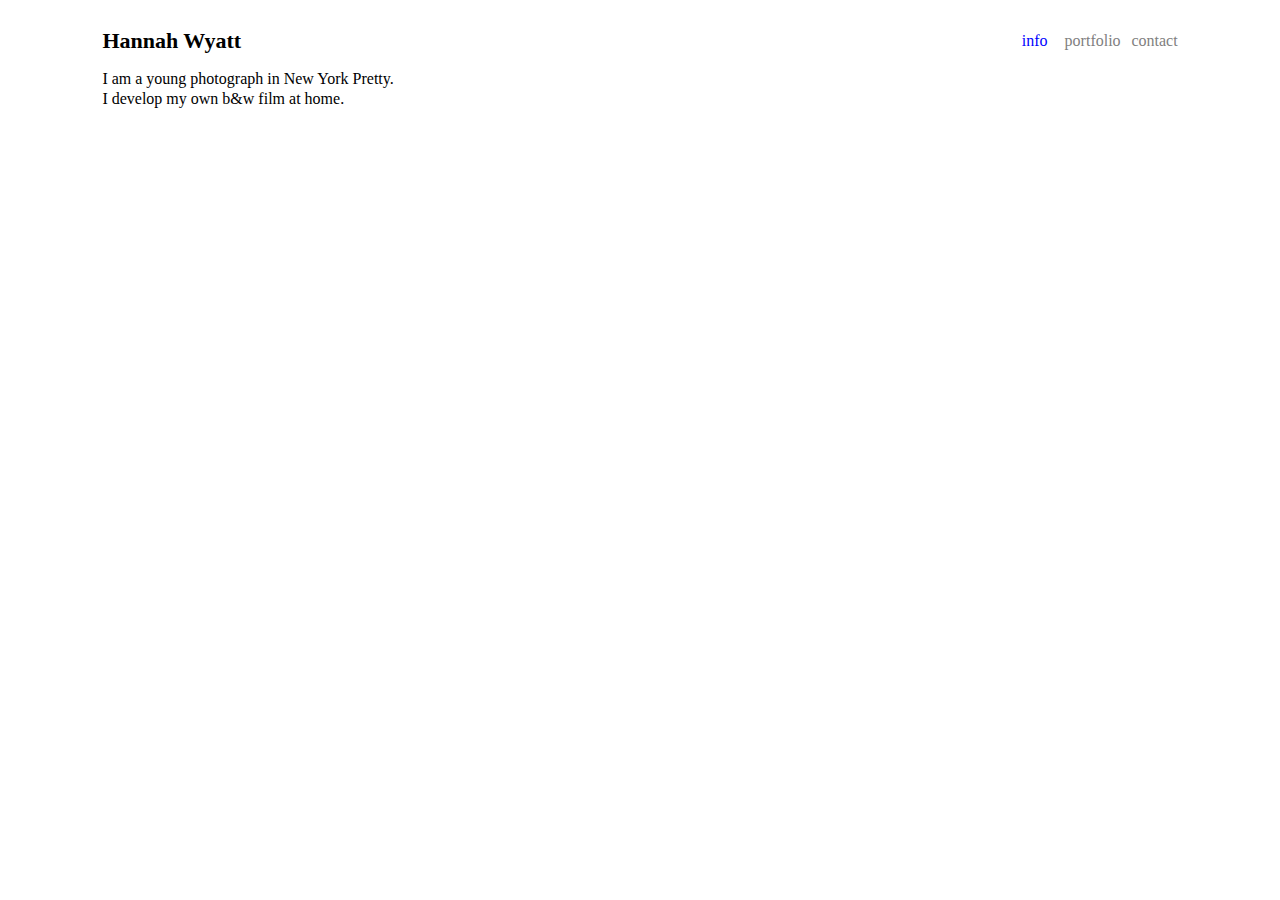
<file: index.html>
<!doctype html>
<html>
<head>
<link rel="stylesheet" href="styles.css">
<meta name="viewport" content="width=device-width, initial-scale=1.0">
<title>HRW</title>
<style>
	
#intro {
	position: absolute;
	left: 8%;
	top: 70px;
}

#intro_two {
	position: absolute;
	left: 8%;
	top: 90px;
}
</style>
</head>
	<body>
	<p id="navigate">
		<span id="logo">Hannah Wyatt</span>
		<a id="info-button" href="index.html"> <span>info</span> </a>
		<a id="portfolio-button" href="portfolio_studio.html"> <span>portfolio</span> </a>
		<a id="contact-button" href="contact.html"> <span>contact</span> </a>
	</p>
	<p>
		<span id="intro"> I am a young photograph in New York Pretty.</span>
		<span id="intro_two">I develop my own b&w film at home.</span>
	</p>
	</body>
</html>
</file>
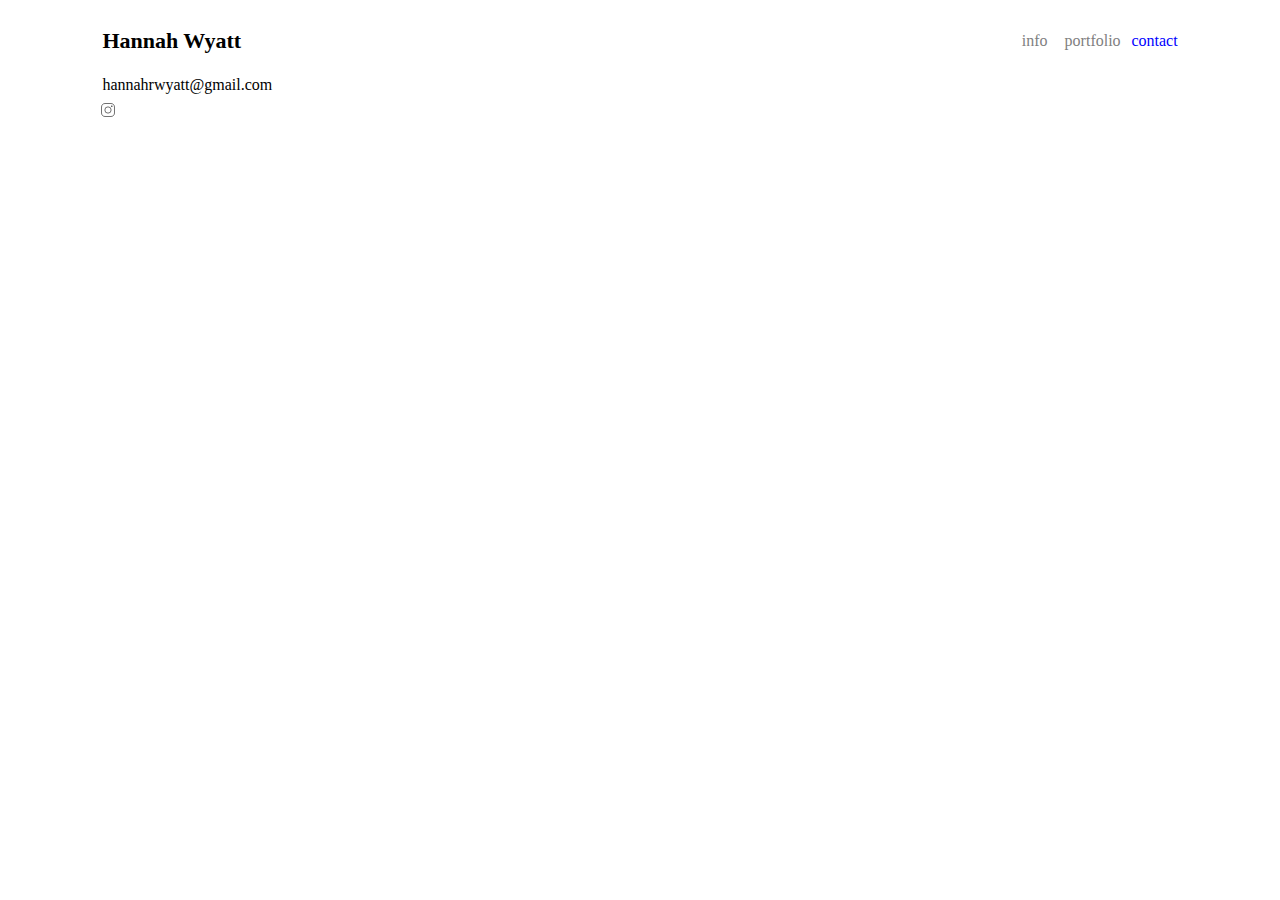
<file: contact.html>
<!doctype html>
<html>
<head>
<link rel="stylesheet" href="styles.css">
<style>

		/* grey-black amend */
		
		#info-button {
			color: grey;
		}

		#contact-button {
			color: blue;
		}

		#info-button:hover {
			color: blue;
		}

	</style>
<meta name="viewport" content="width=device-width, initial-scale=1.0">
<title>HRW</title>
</head>
	<body>
	<p id="navigate">
		<span id="logo">Hannah Wyatt</span>
		<a id="info-button" href="index.html"> <span>info</span> </a>
		<a id="portfolio-button" href="portfolio_studio.html"> <span>portfolio</span> </a>
		<a id="contact-button" href="contact.html"> <span>contact</span> </a>
	</p>
	<p>
		<span id="plain_text_one">hannahrwyatt@gmail.com 
			<a style="position:relative; top:30px; right: 178px;" href="https://www.instagram.com/trash_in_my_pockets/?igshid=OGQ5ZDc2ODk2ZA%3D%3D"><img style="width:20px" src="icons/instagram.svg"></a>
		</span>
	</p>
	</body>
</html>
</file>
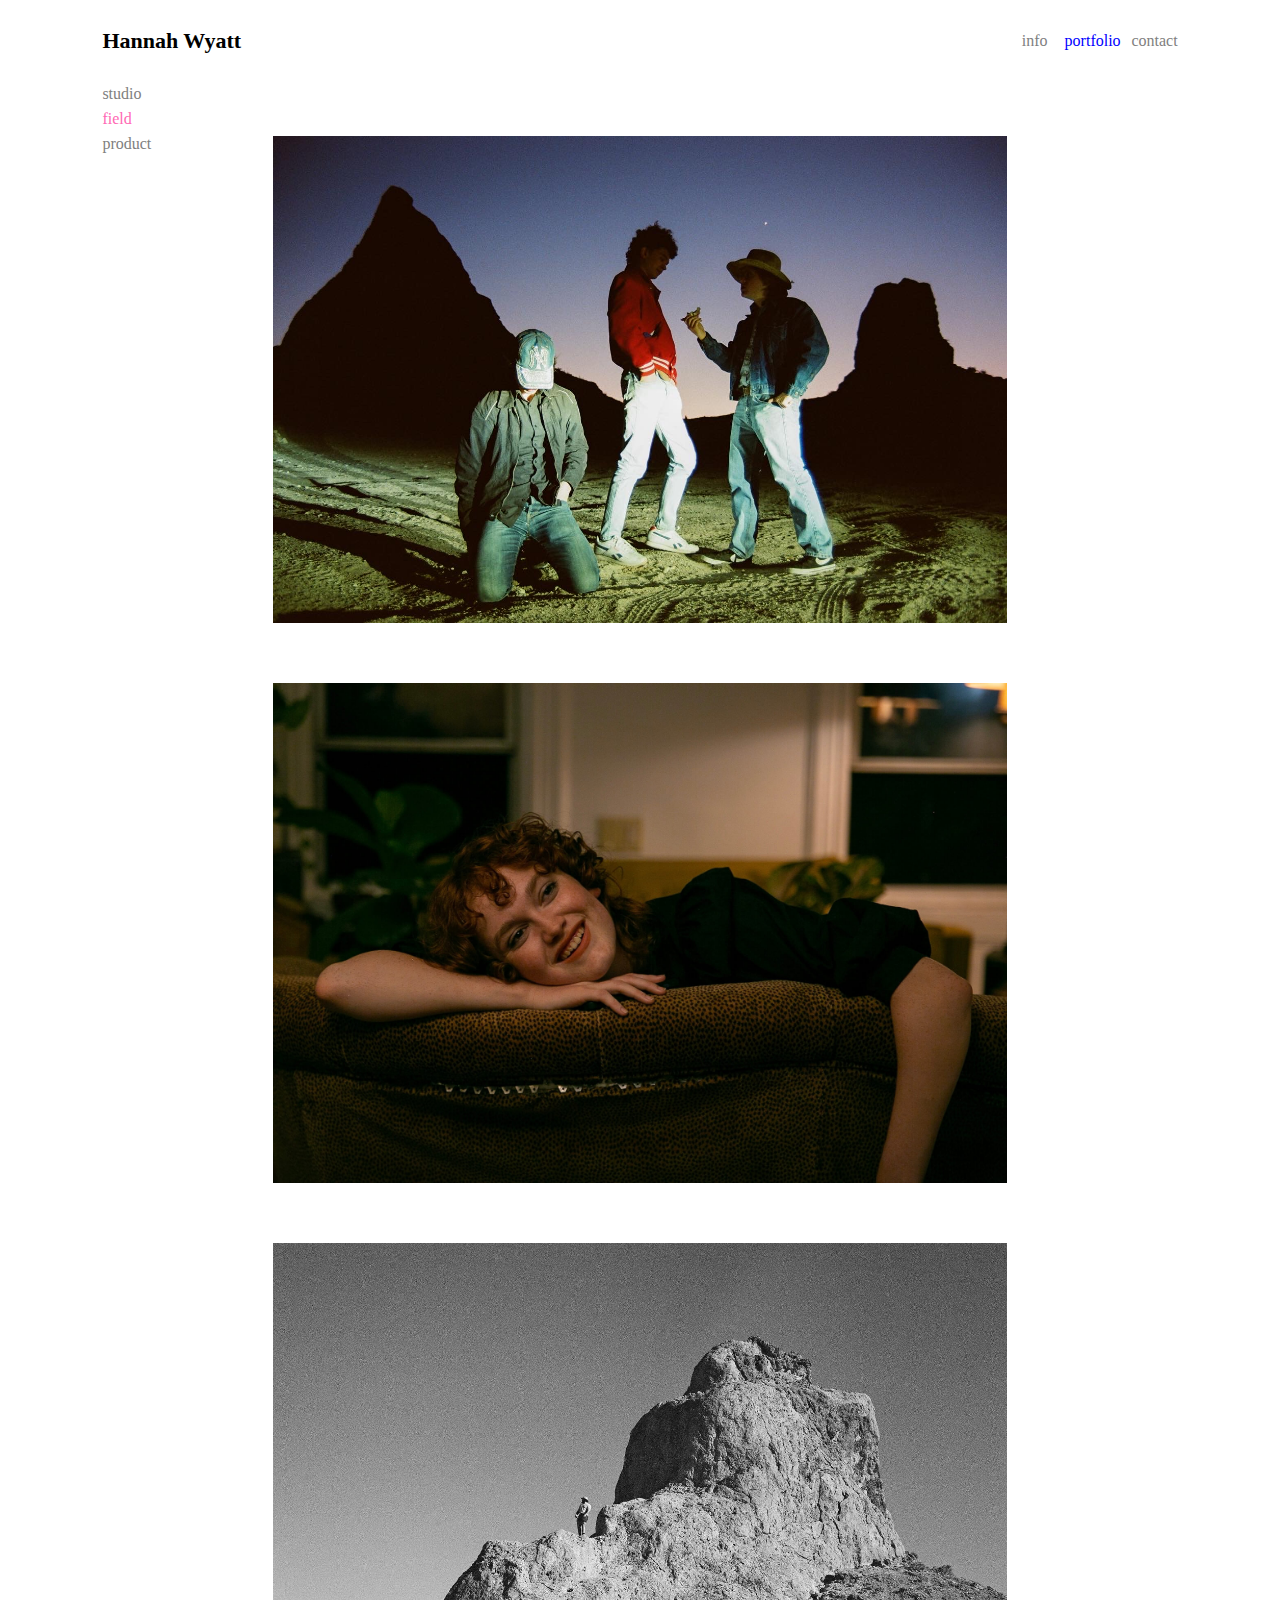
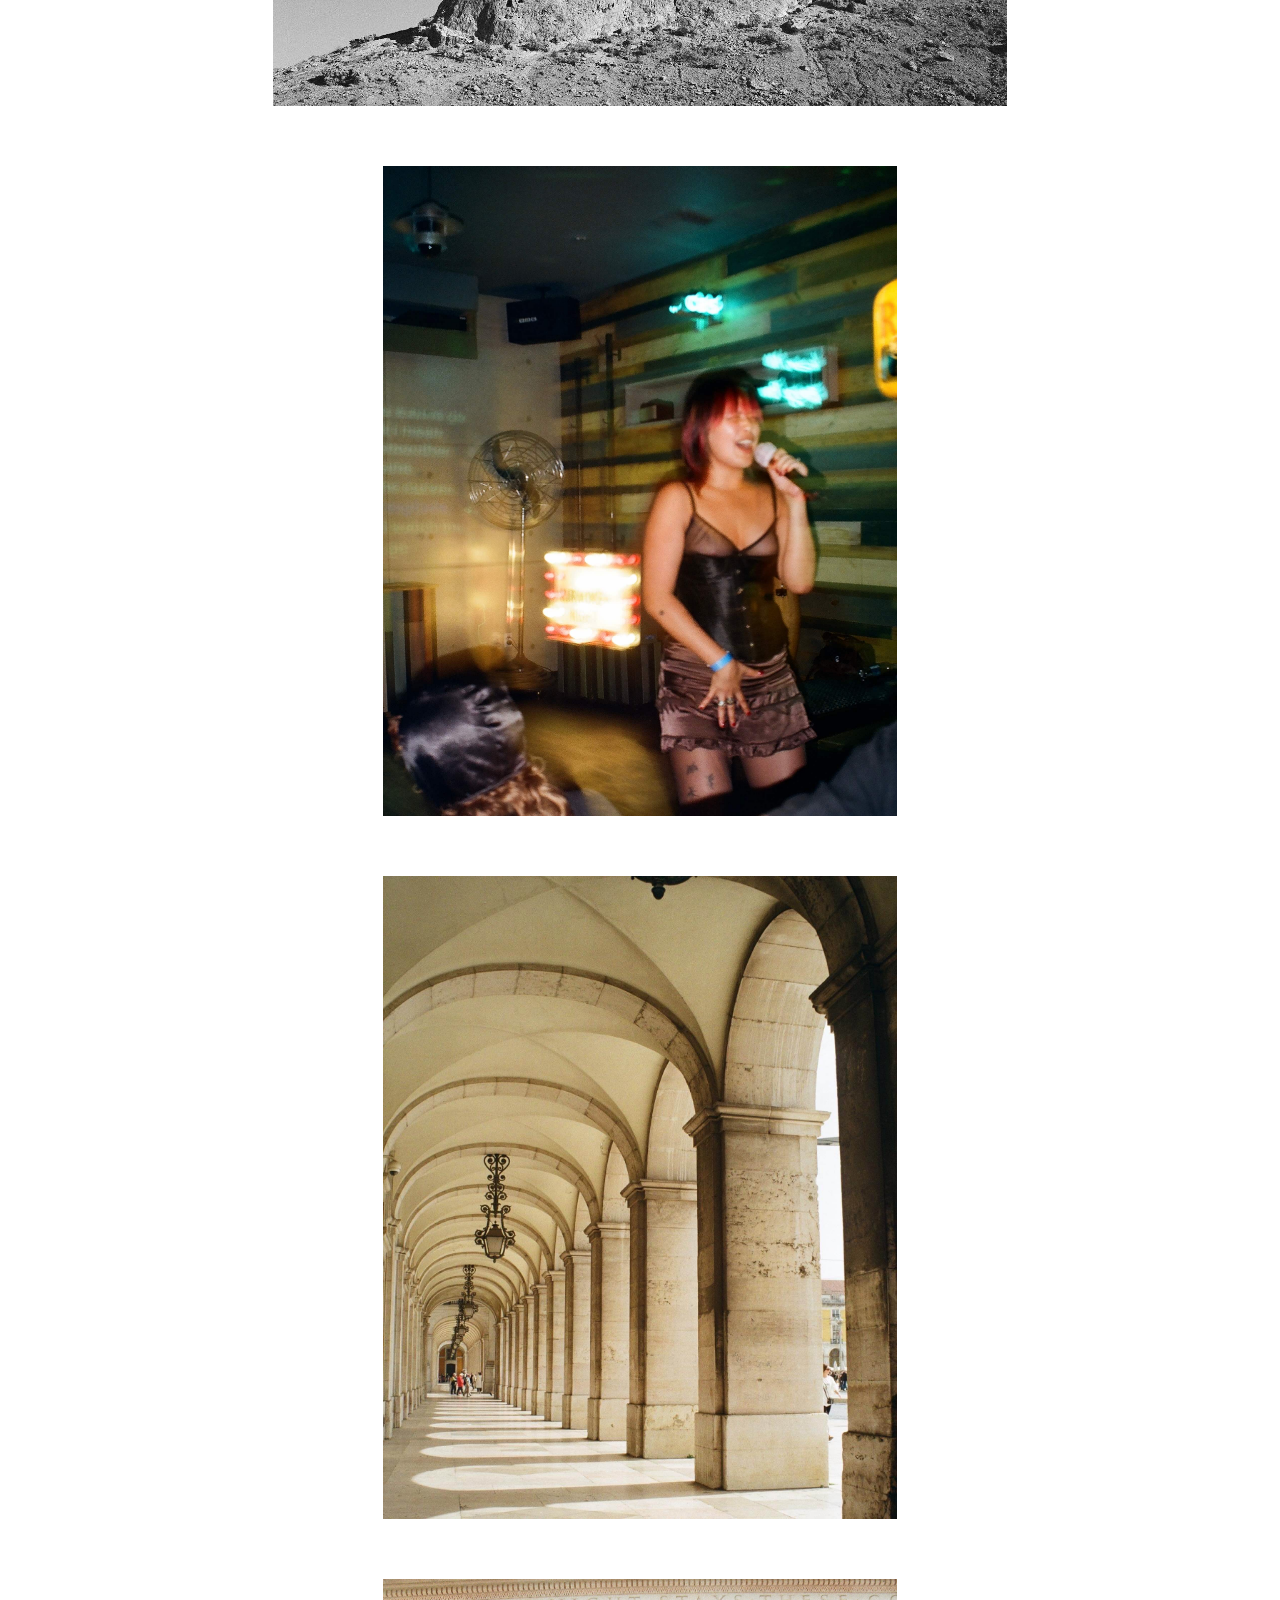
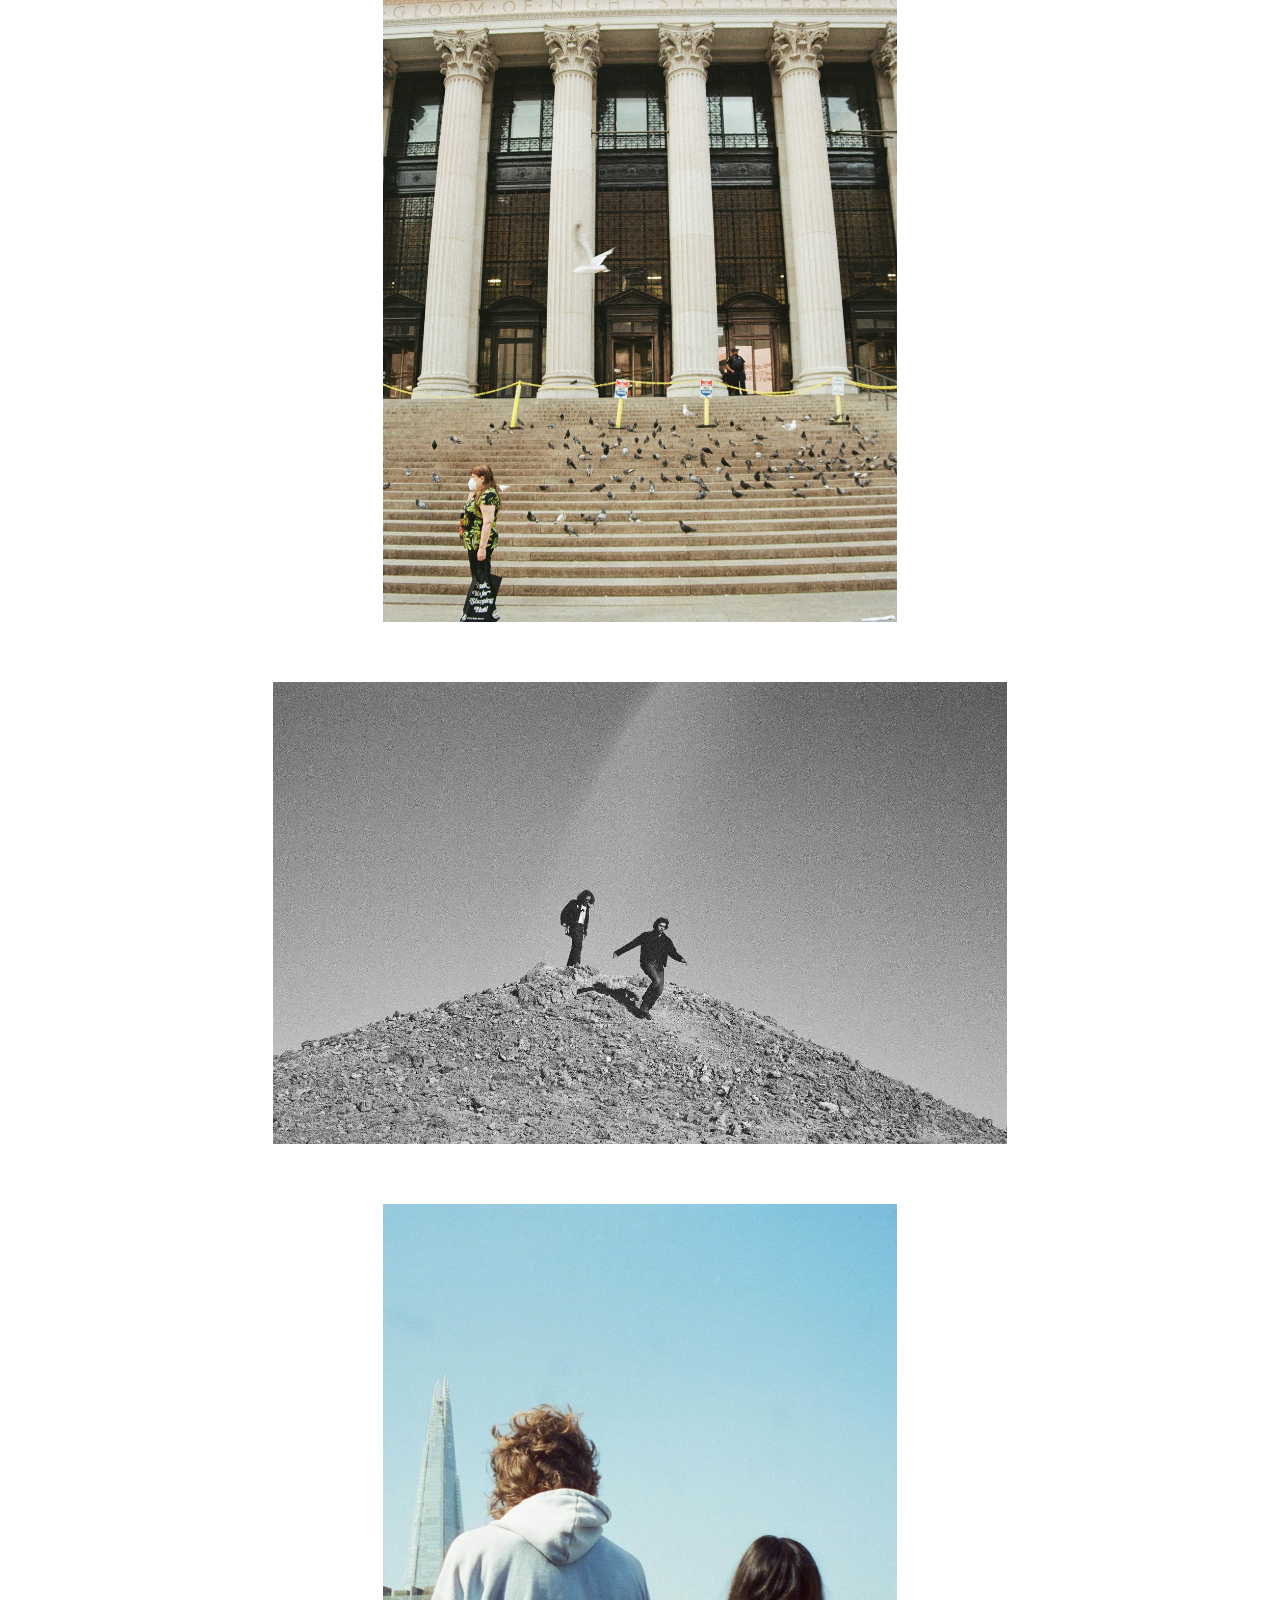
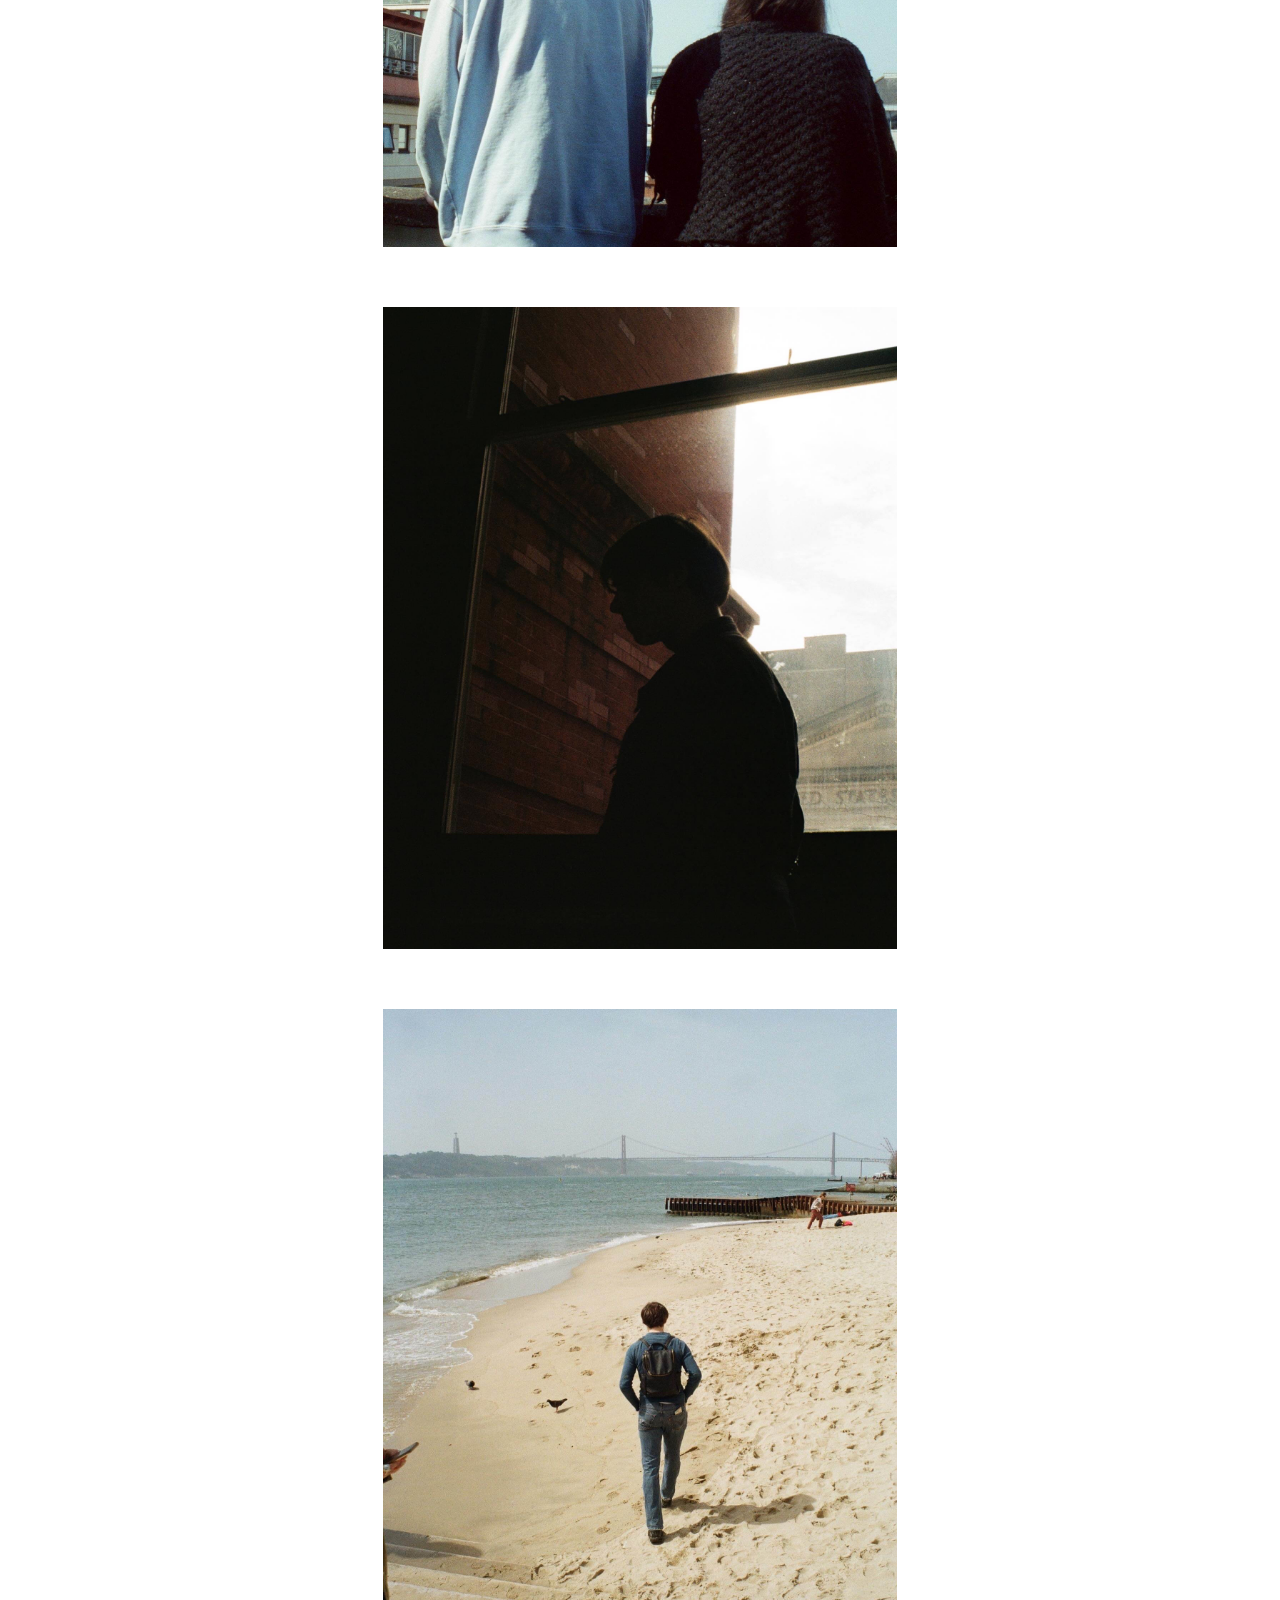
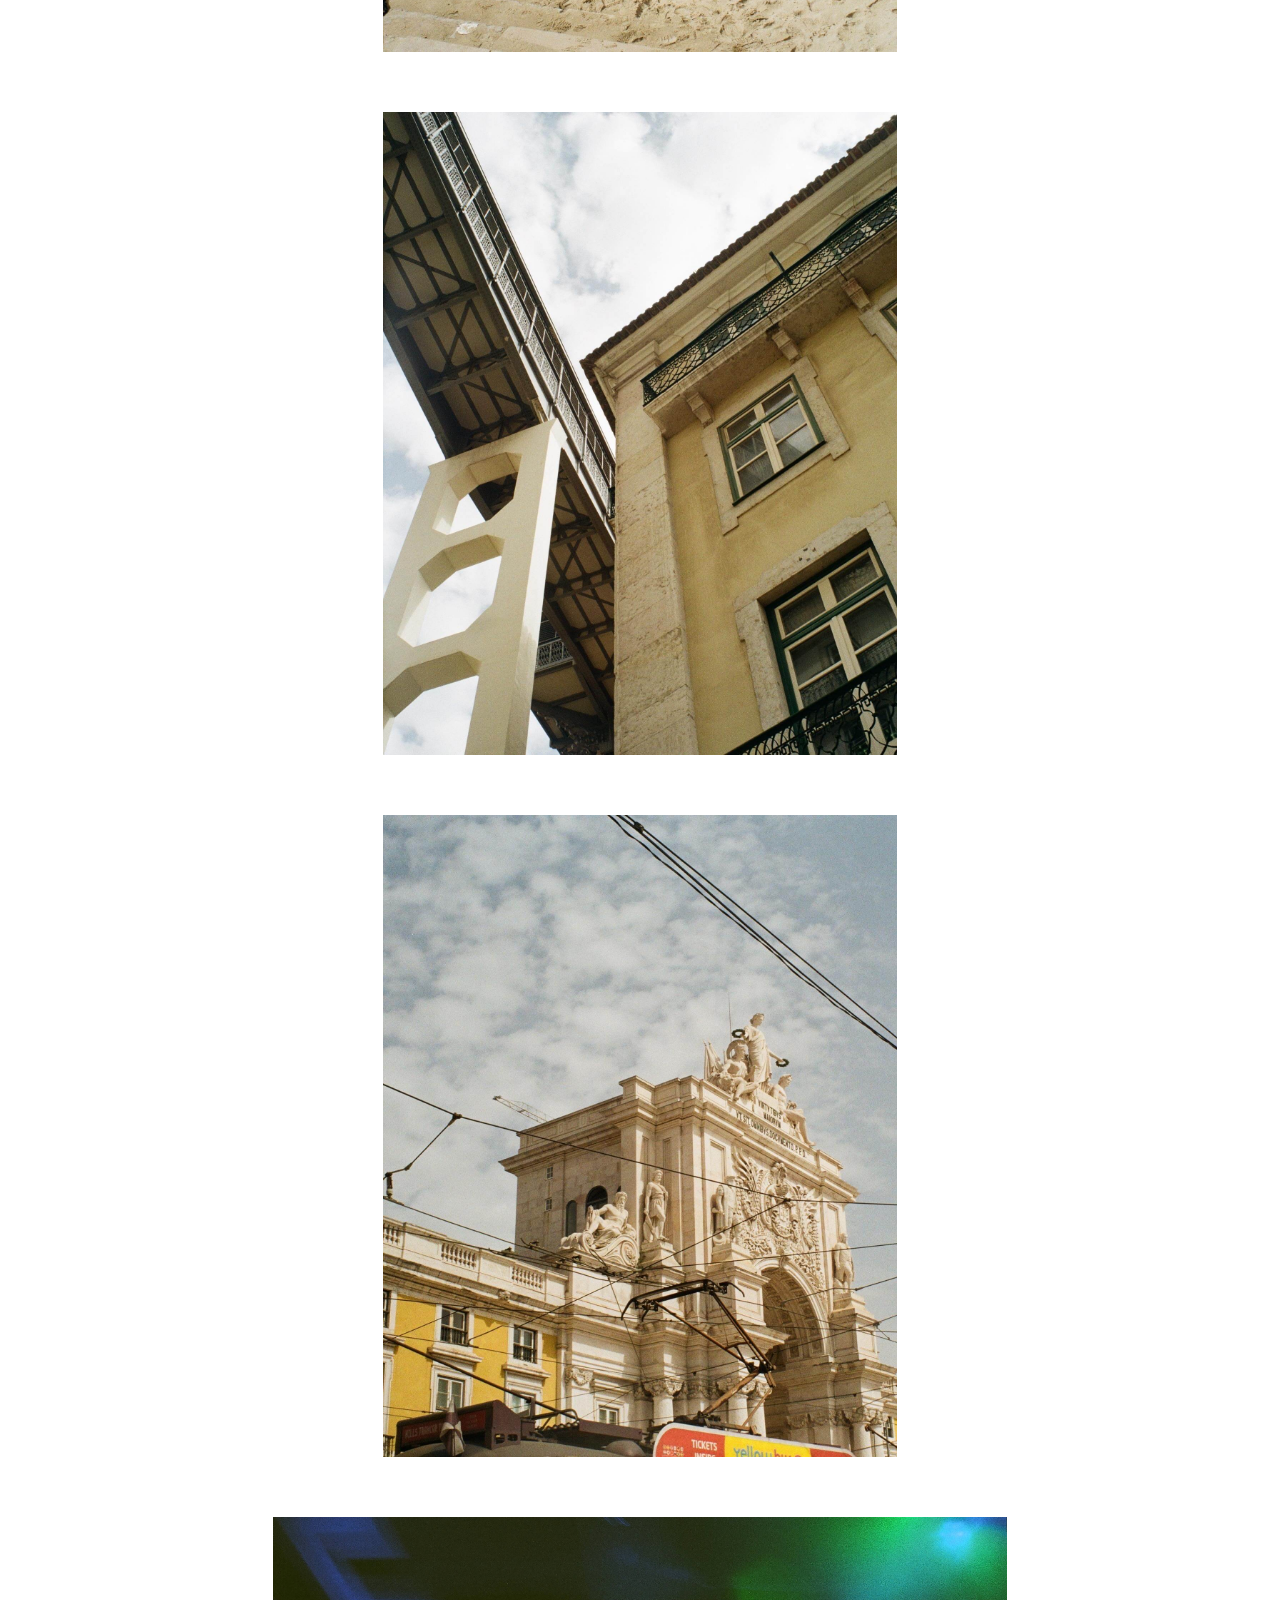
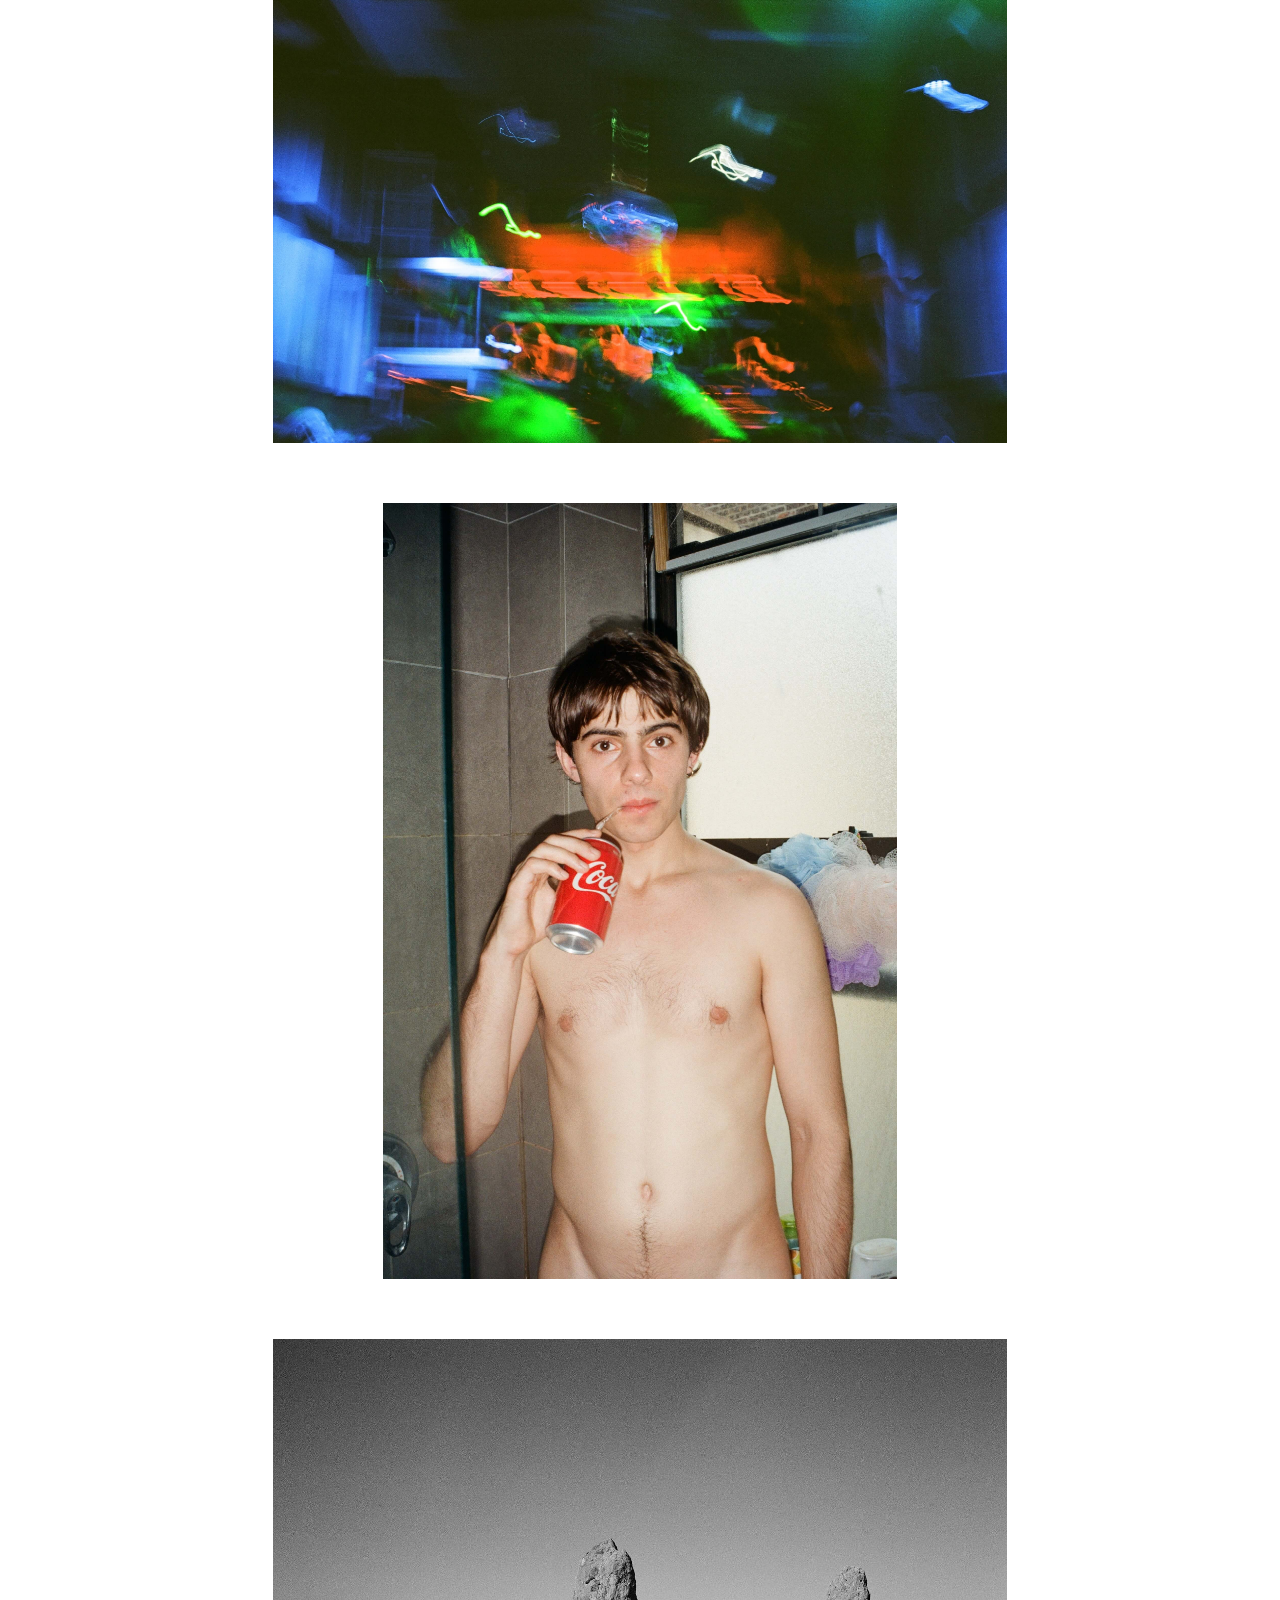
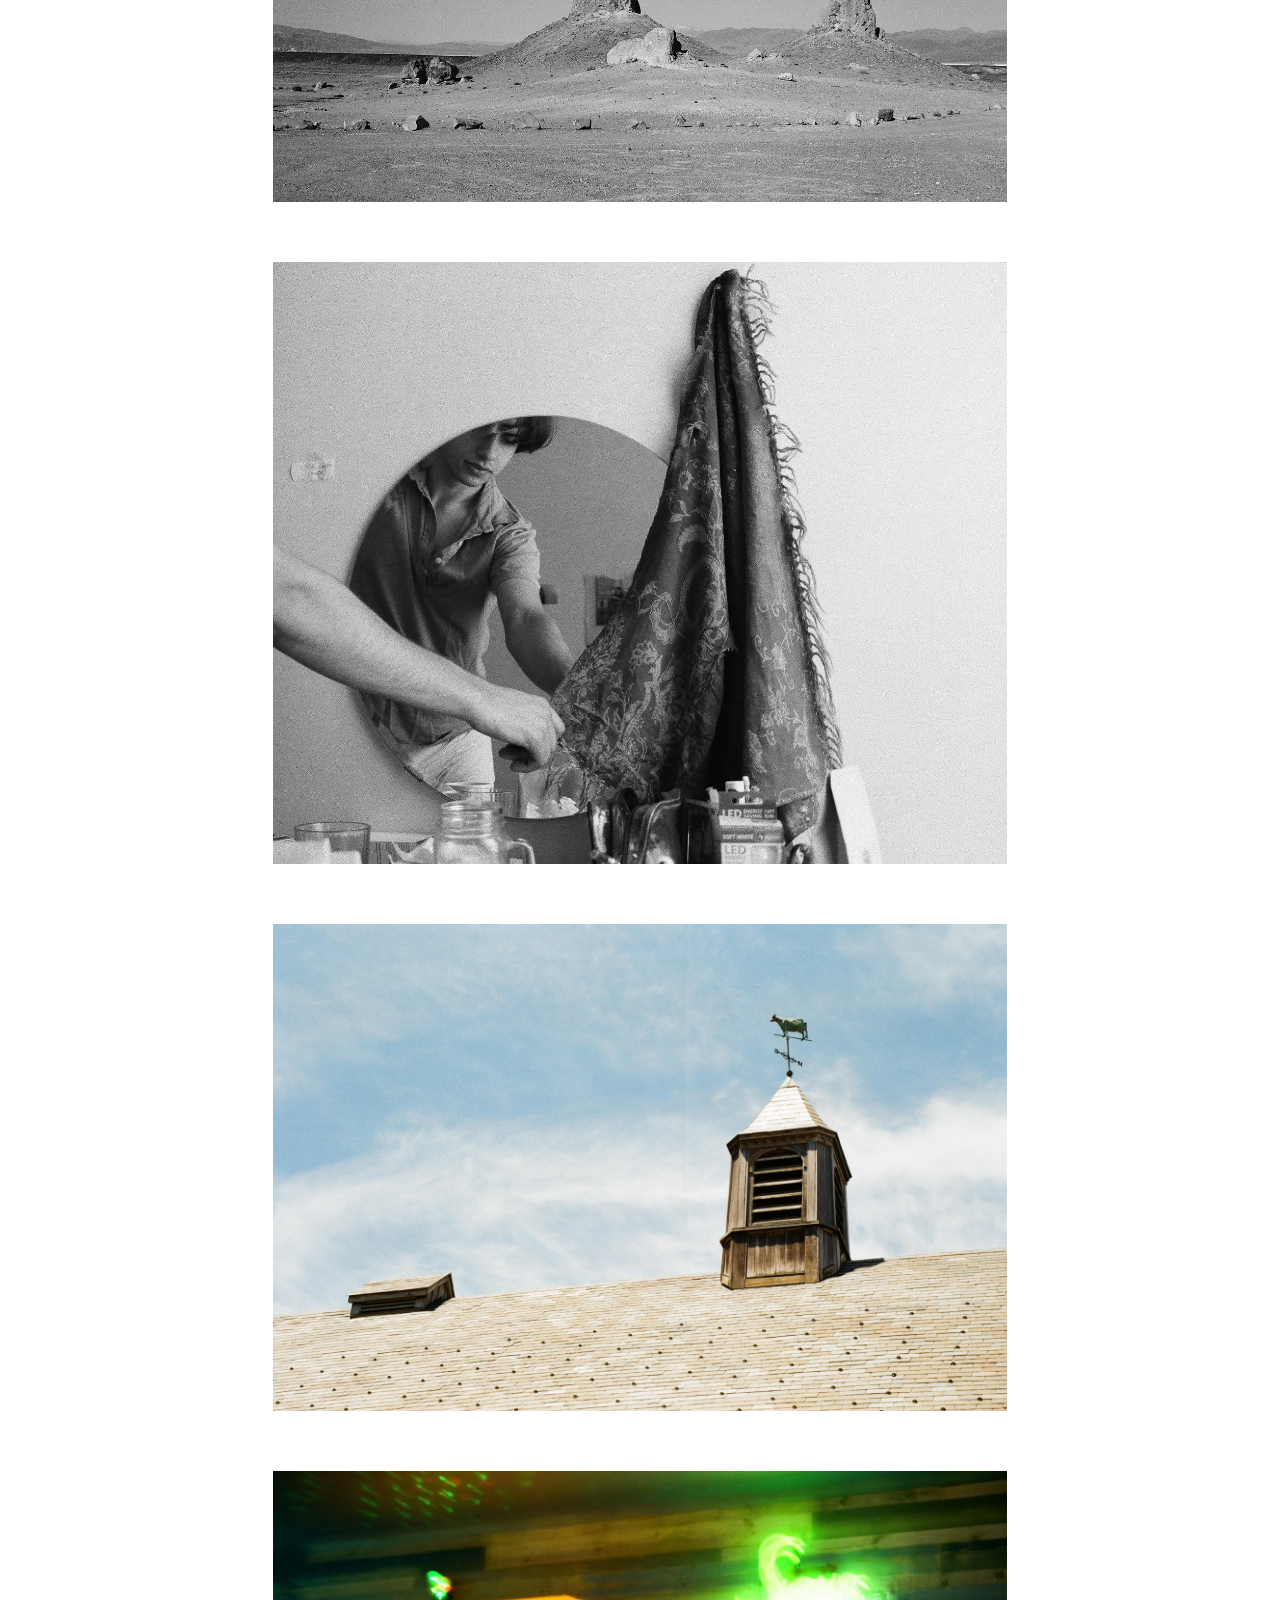
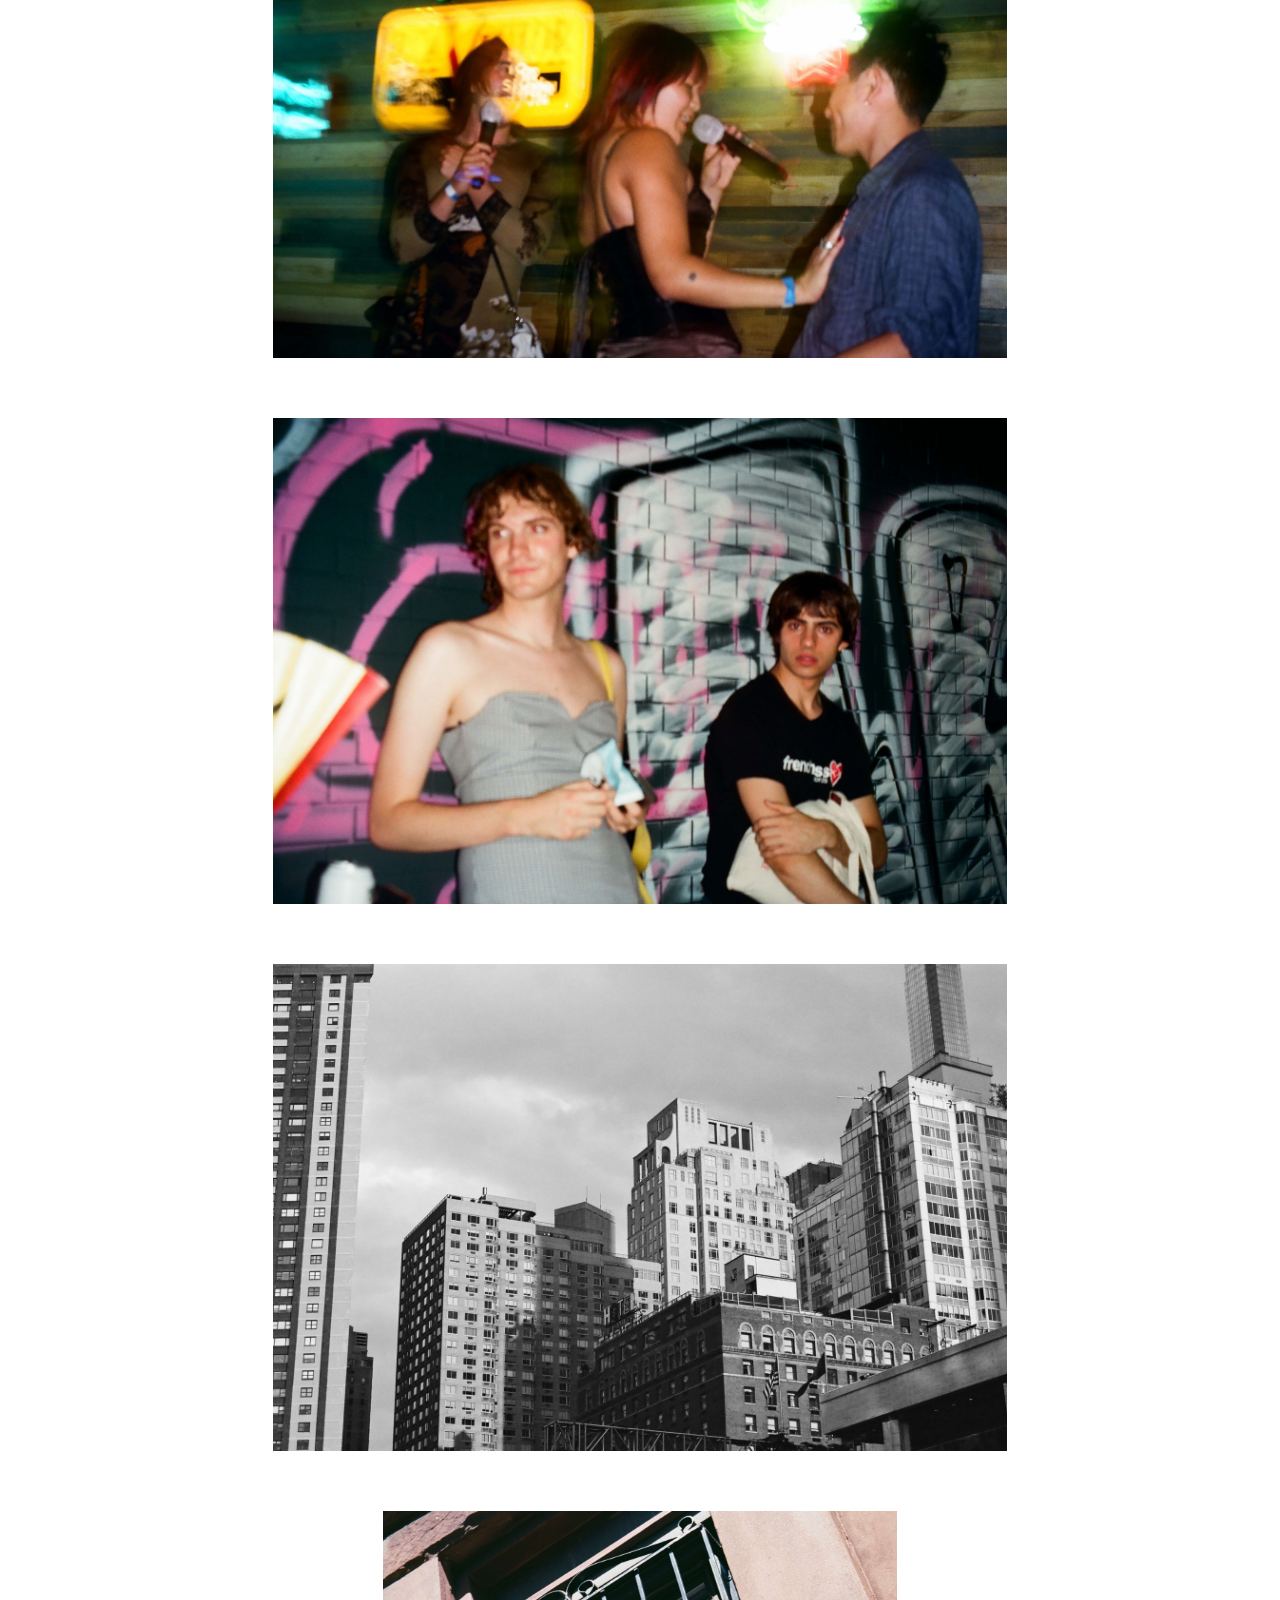
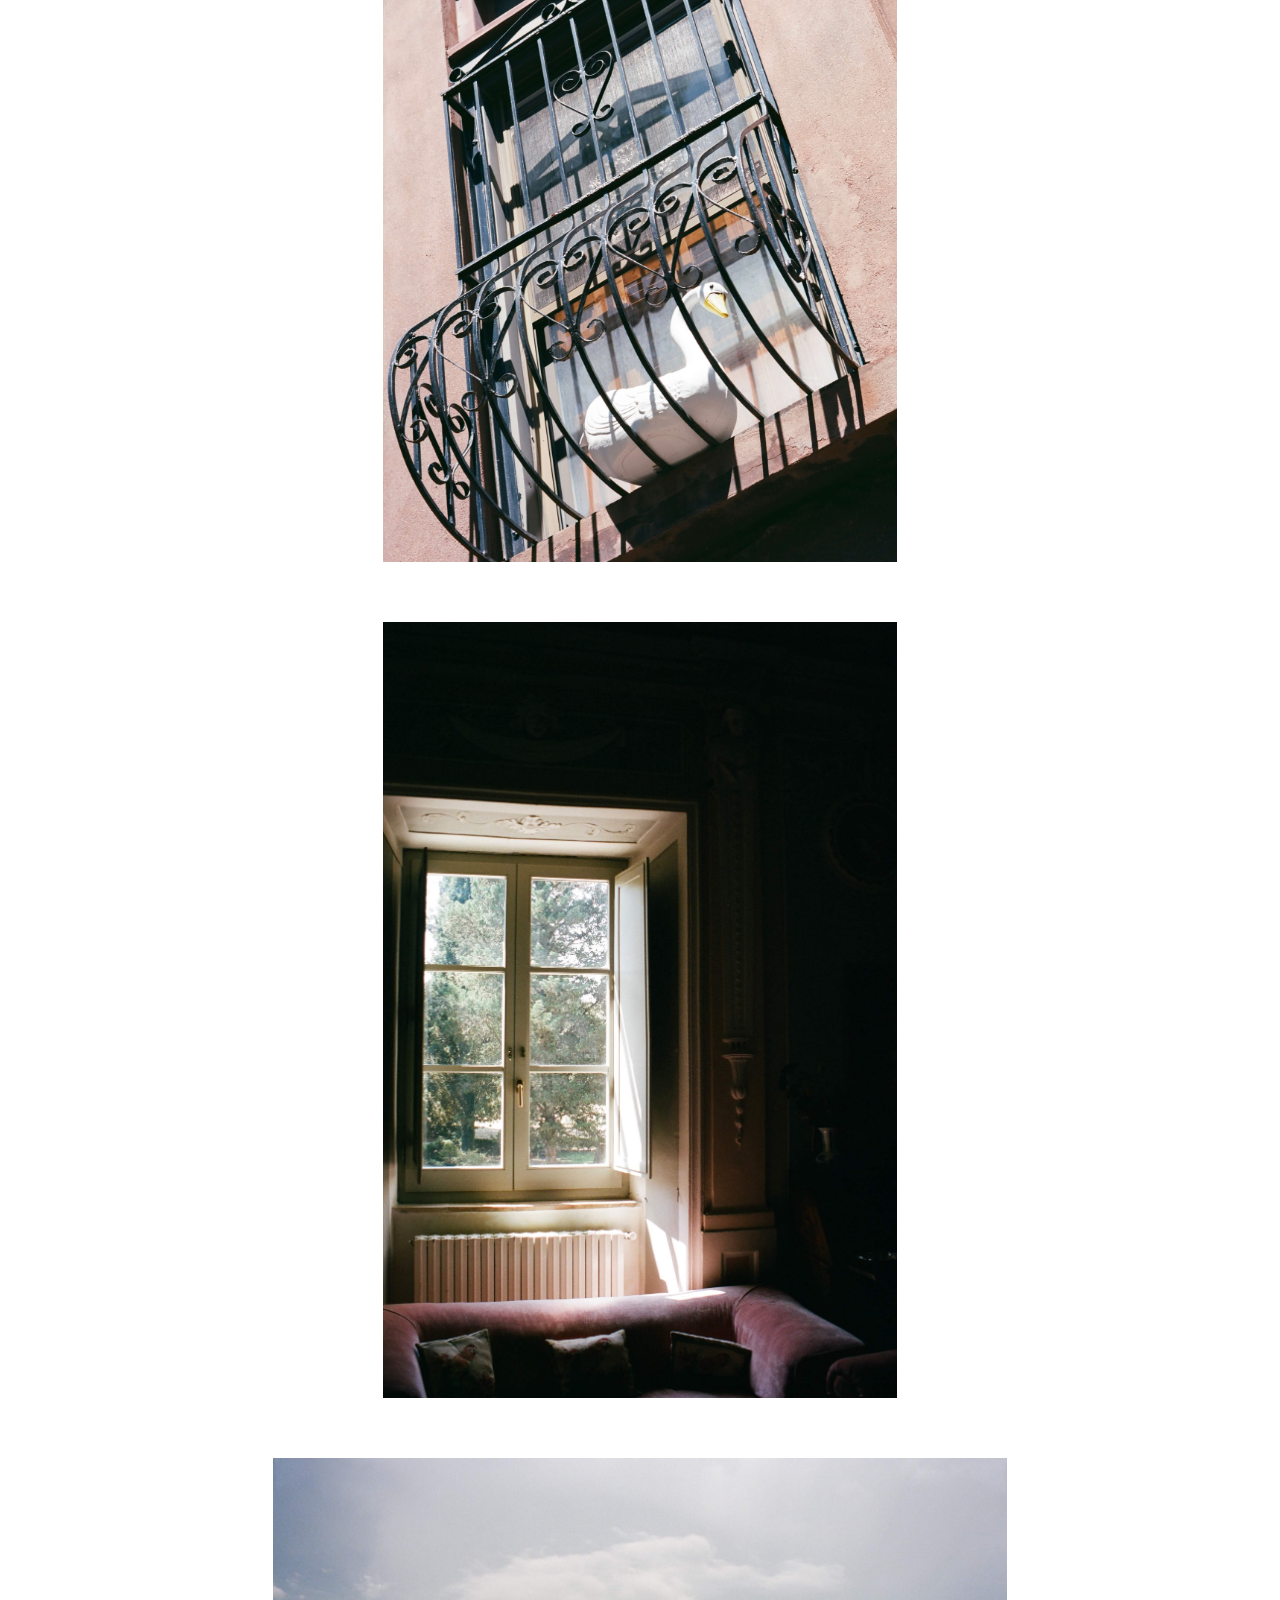
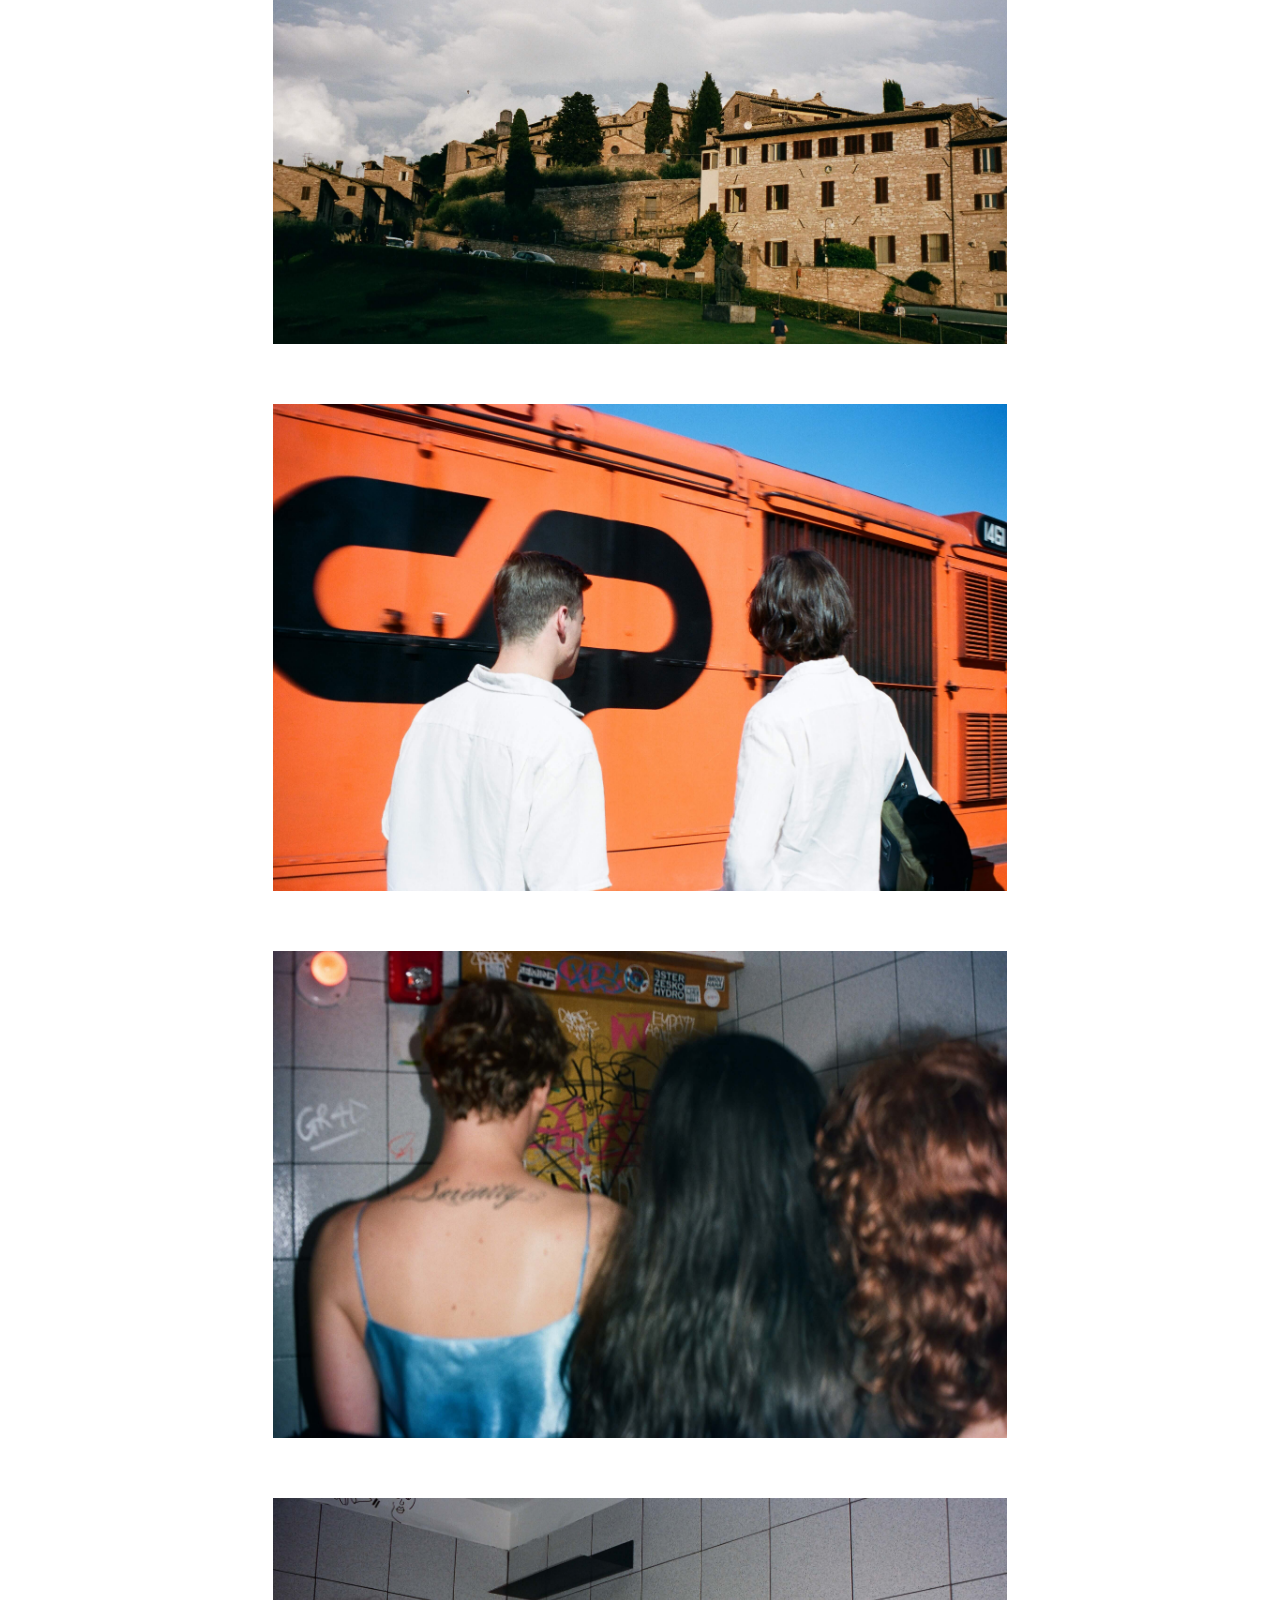
<file: portfolio_field.html>
<!doctype html>
<html>
<head>
<link rel="stylesheet" href="styles.css">
	<style>

		/* grey-black amend */

		#info-button {
			color: grey;
		}

		#portfolio-button {
			color: blue;
		}

		#info-button:hover {
			color: blue;
		}


		#studio-button {
			color: grey;
		}

		#field-button {
			color: hotpink;
		}

		#product-button {
			color: grey;
		}

		#studio-button:hover {
			color: hotpink;
		}

		#product-button:hover {
			color: hotpink;
		}


	</style>
<meta name="viewport" content="width=device-width, initial-scale=1.0">
<title>HRW</title>
</head>
	<body>
	<p id="navigate">
		<span id="logo">Hannah Wyatt</span>
		<a id="info-button" href="index.html"> <span>info</span> </a>
		<a id="portfolio-button" href="portfolio_studio.html"> <span>portfolio</span> </a>
		<a id="contact-button" href="contact.html"> <span>contact</span> </a>
	</p>

	<a id="studio-button" href="portfolio_studio.html"> <span>studio</span> </a>
	<a id="field-button" href="portfolio_field.html"> <span>field</span> </a>
	<a id="product-button" href="portfolio_product.html"> <span>product</span> </a>

	<p id="photo-column">
		<span></span>
		<img class="horizontal-photo" src="field/PINNACLE_POSE.JPG">
		<span></span>
		<!-- -->
		<span></span>
		<img class="horizontal-photo" src="field/IMG_9474.JPG">
		<span></span>
		<!-- -->
		<span></span>
		<img class="horizontal-photo" src="field/PINNACLE_ONE.JPG">
		<span></span>
		<!-- -->
		<span></span>
		<img class="vertical-photo" src="field/IMG_0421.JPG">
		<span></span>
		<!-- -->
		<span></span>
		<img class="vertical-photo" src="field/2BB9B140-9CF3-4D7C-B428-4D5E241B6211.JPG">
		<span></span>
		<!-- -->
		<span></span>
		<img class="vertical-photo" src="field/6D7D43AD-FD18-4307-B411-762F135A3232.JPG">
		<span></span>
		<!-- -->
		<span></span>
		<img class="horizontal-photo" src="field/7D585E17-DB02-42A0-8087-ED8CD7B258B5.JPG">
		<span></span>
		<!-- -->
		<span></span>
		<img class="vertical-photo" src="field/8CF62BCC-0510-417E-A118-3D653EC2E841.JPG">
		<span></span>
		<!-- -->
		<span></span>
		<img class="vertical-photo" src="field/14F148BD-55F6-4A55-933E-873E8EA97919.JPG">
		<span></span>
		<!-- -->
		<span></span>
		<img class="vertical-photo" src="field/449D8D67-3C62-45E9-B440-F37A3459BA3F.JPG">
		<span></span>
		<!-- -->
		<span></span>
		<img class="vertical-photo" src="field/2383EBF0-1358-4825-B354-DBD2E7304608.JPG">
		<span></span>
		<!-- -->
		<span></span>
		<img class="vertical-photo" src="field/1050545D-1475-4B2F-83D8-1183AD5FF22F.JPG">
		<span></span>
		<!-- -->
		<span></span>
		<img class="horizontal-photo" src="field/000027440032.JPG">
		<span></span>
		<!-- -->
		<span></span>
		<img class="vertical-photo" src="field/000028670021.JPG">
		<span></span>
		<!-- -->
		<span></span>
		<img class="horizontal-photo" src="field/D2237BCE-C81C-4E58-A5D4-CF4D3C68292B.JPG">
		<span></span>
		<!-- -->
		<span></span>
		<img class="horizontal-photo" src="field/F5DC3747-4CE2-4854-AA02-FBAEE07F30D6.JPG">
		<span></span>
		<!-- -->
		<span></span>
		<img class="horizontal-photo" src="field/Facetune_06-06-2022-19-36-32.JPG">
		<span></span>
		<!-- -->
		<span></span>
		<img class="horizontal-photo" src="field/IMG_0420.JPG">
		<span></span>
		<!-- -->
		<span></span>
		<img class="horizontal-photo" src="field/IMG_0425.JPG">
		<span></span>
		<!-- -->
		<span></span>
		<img class="horizontal-photo" src="field/IMG_4224.JPG">
		<span></span>
		<!-- -->
		<span></span>
		<img class="vertical-photo" src="field/IMG_4431.JPG">
		<span></span>	
		<!-- -->
		<span></span>
		<img class="vertical-photo" src="field/IMG_5587.JPG">
		<span></span>
		<!-- -->
		<span></span>
		<img class="horizontal-photo" src="field/IMG_5590.JPG">
		<span></span>
		<!-- -->
		<span></span>
		<img class="horizontal-photo" src="field/IMG_6499.JPG">
		<span></span>
		<!-- -->
		<span></span>
		<img class="horizontal-photo" src="field/IMG_6519.JPG">
		<span></span>
		<!-- -->
		<span></span>
		<img class="horizontal-photo" src="field/IMG_6523.JPG">
		<span></span>
		<!-- -->
		<span></span>
		<img class="vertical-photo" src="field/IMG_6527.JPG">
		<span></span>
		<!-- -->
		<span></span>
		<img class="horizontal-photo" src="field/IMG_6533.JPG">
		<span></span>
		<!-- -->
		<span></span>
		<img class="vertical-photo" src="field/IMG_8841-2.JPG">
		<span></span>
		<!-- -->
		<span></span>
		<img class="horizontal-photo" src="field/img20230323_23362014-2.JPEG">
		<span></span>
		<!-- -->
		<span></span>
		<img class="vertical-photo" src="field/img20230417_10230568-2.JPG">
		<span></span>
		<!-- -->
		<span></span>
		<img class="horizontal-photo" src="field/PINNACLE_ONE.JPG">
		<span></span>
		<!-- -->
		<span></span>
		<img class="horizontal-photo" src="field/PINNACLE_POSE_TWO.JPG">
		<span></span>
		<!-- -->
		<span></span>
		<img class="horizontal-photo" src="field/6A15EE30-CB27-41AC-8AF8-CD8D4D945CFC.JPG">
		<span></span>
		<!-- -->
		<span></span>
		<img class="horizontal-photo" src="field/7A2510C7-35C4-4F1F-B976-1616E3F66B7A.JPG">
		<span></span>
		<!-- -->
		<span></span>
		<img class="horizontal-photo" src="field/1754019B-863F-406A-A792-6F740470F9EC.JPG">
		<span></span>
		<!-- -->
		<span></span>
		<img class="vertical-photo" src="field/000004520009_Original.JPG">
		<span></span>
		<!-- -->
		<span></span>
		<img class="horizontal-photo" src="field/B378107C-F029-469F-8300-D64C8FE12BA8.JPG">
		<span></span>
		<!-- -->
		<span></span>
		<img class="horizontal-photo" src="field/C107EE3C-BCF6-4A1D-8950-5E9B6477F4A0.JPG">
		<span></span>
		<!-- -->
		<span></span>
		<img class="horizontal-photo" src="field/IMG_0001 copy.JPG">
		<span></span>
		<!-- -->
		<span></span>
		<img class="vertical-photo" src="field/IMG_9804.JPG">
		<span></span>
	</p>
	</body>
</html>
</file>
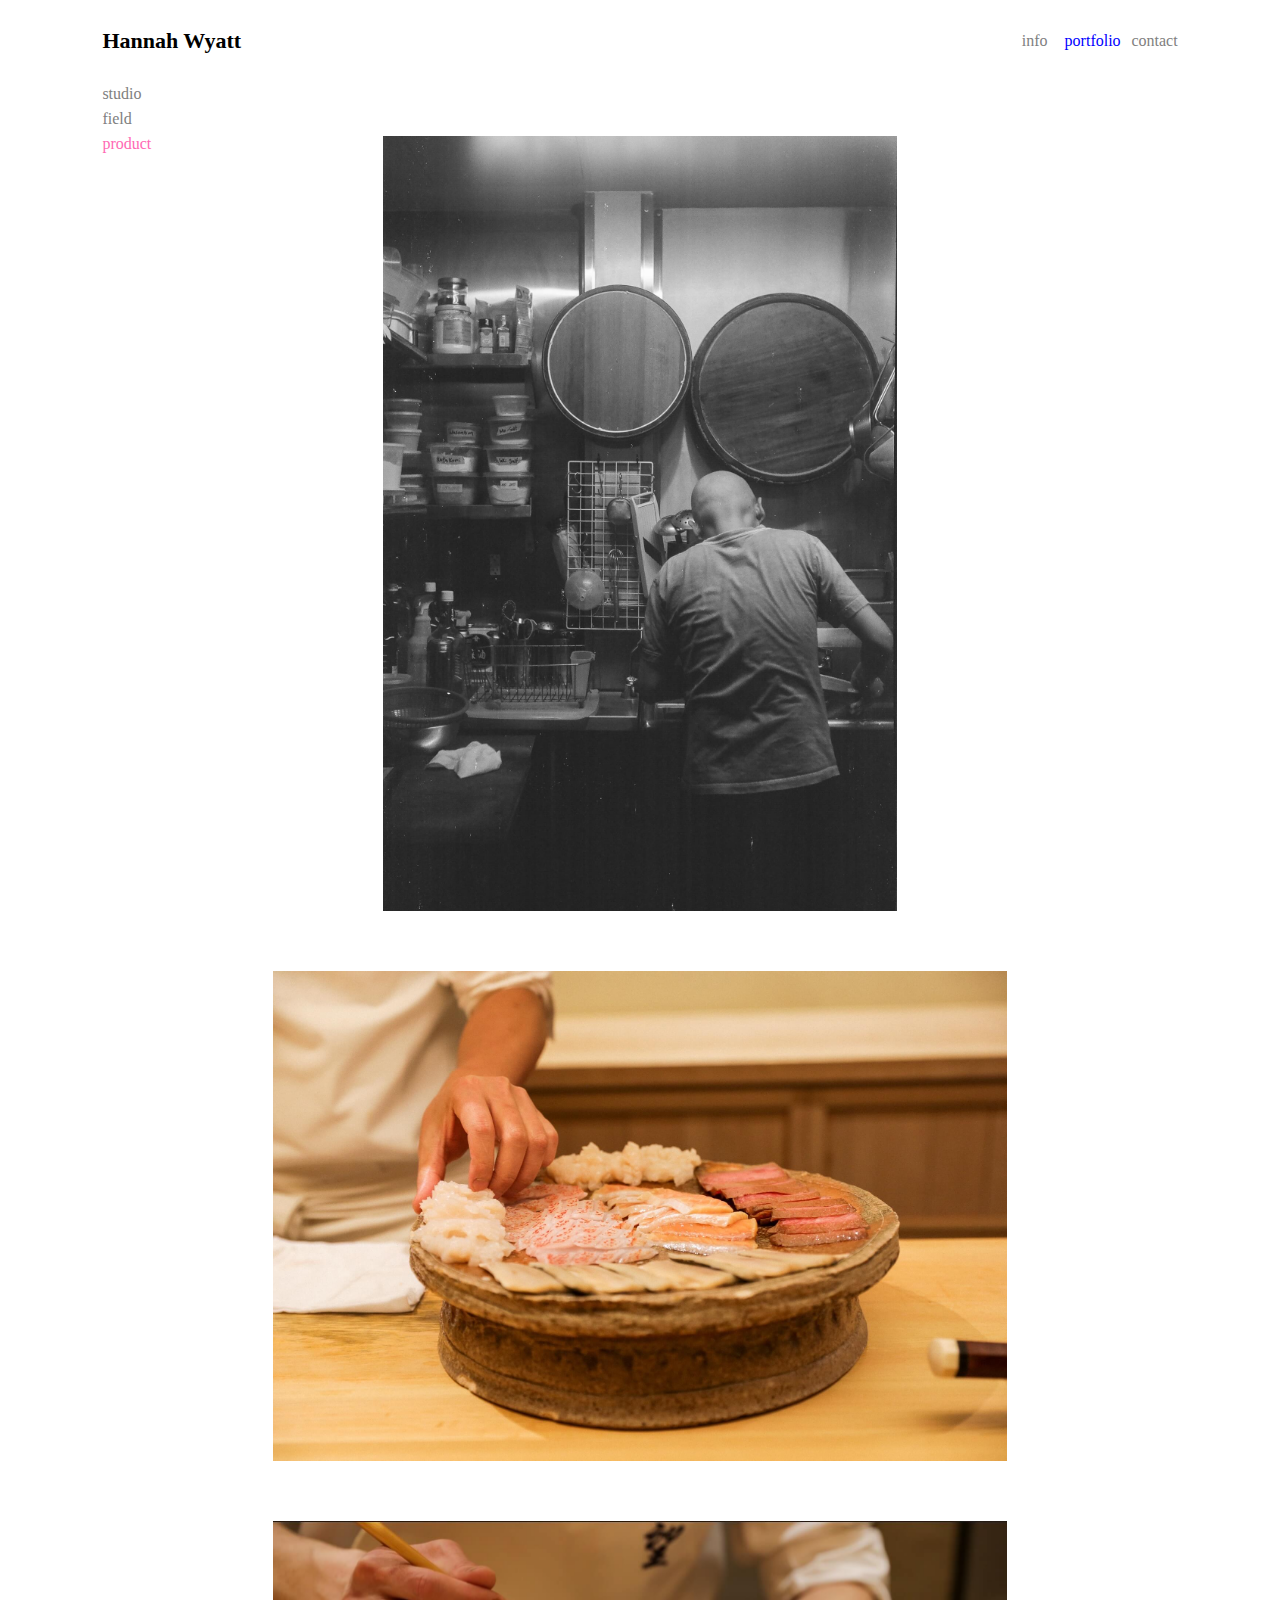
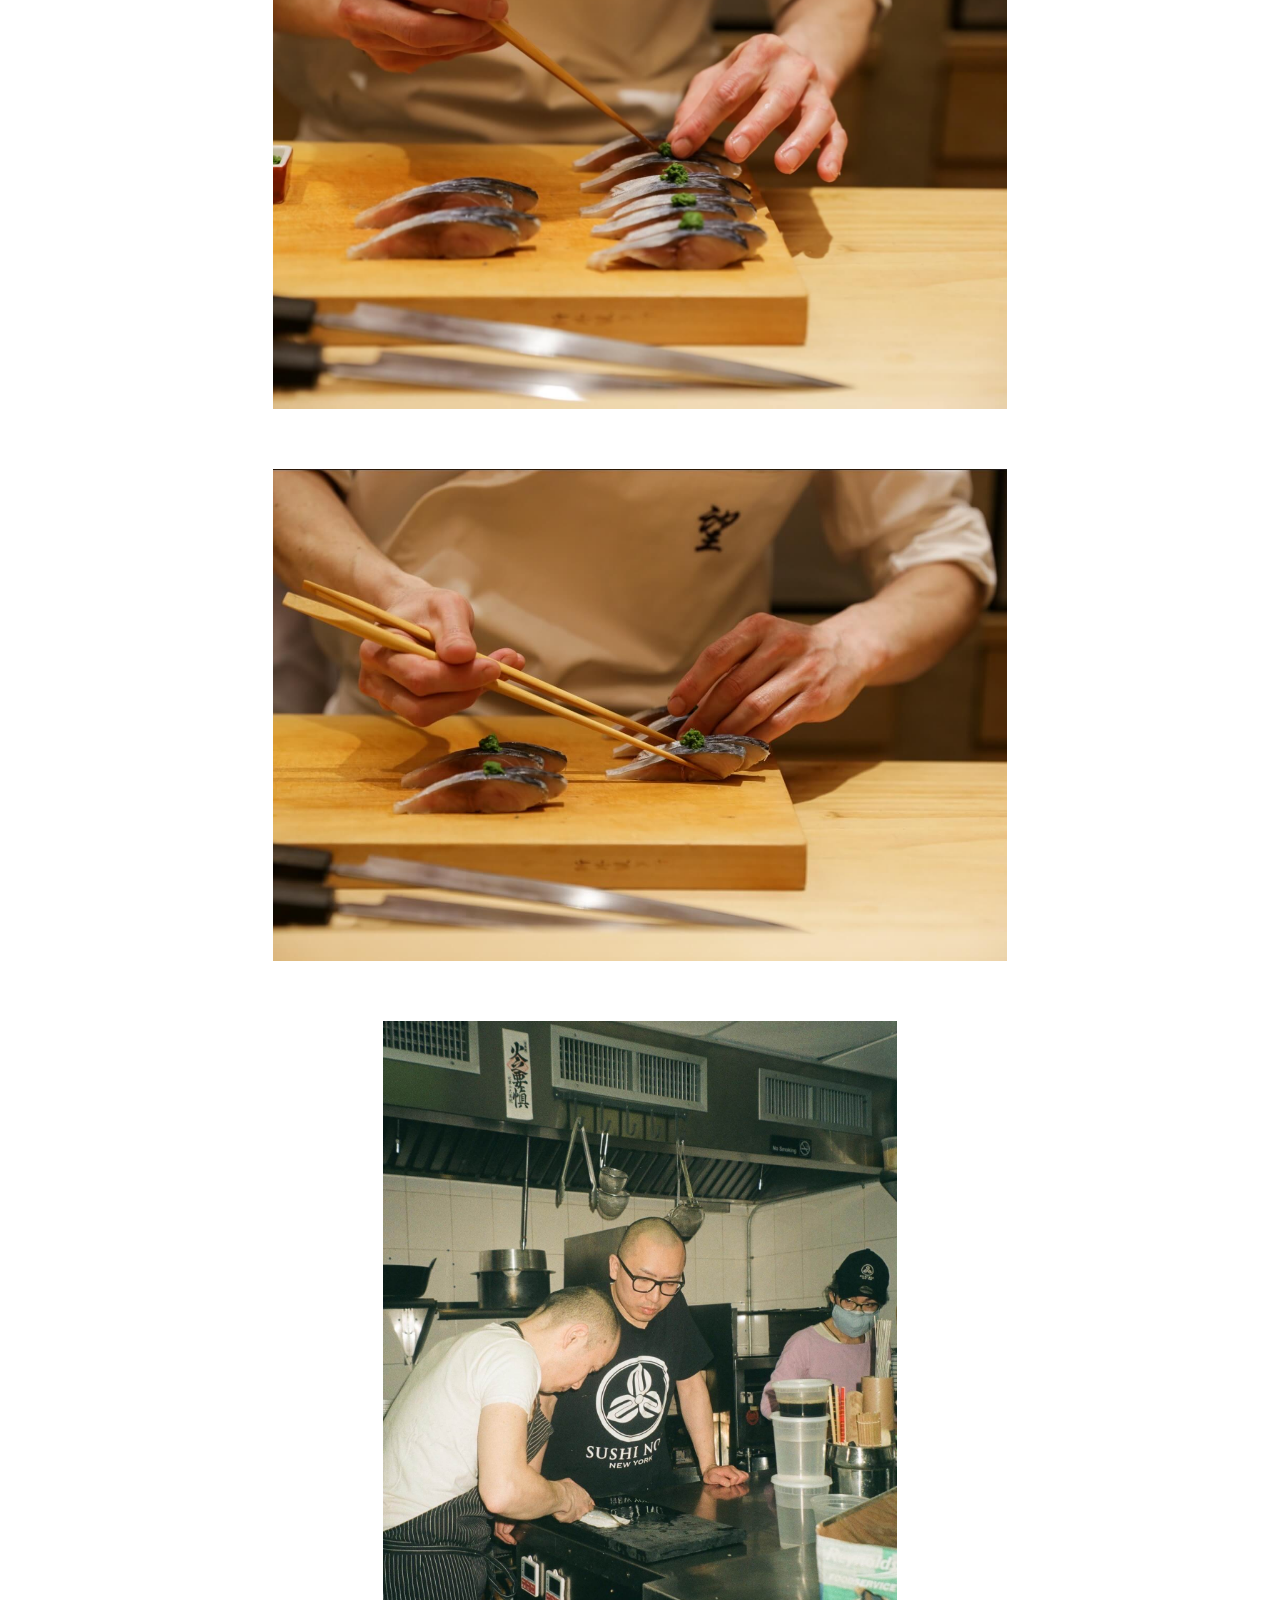
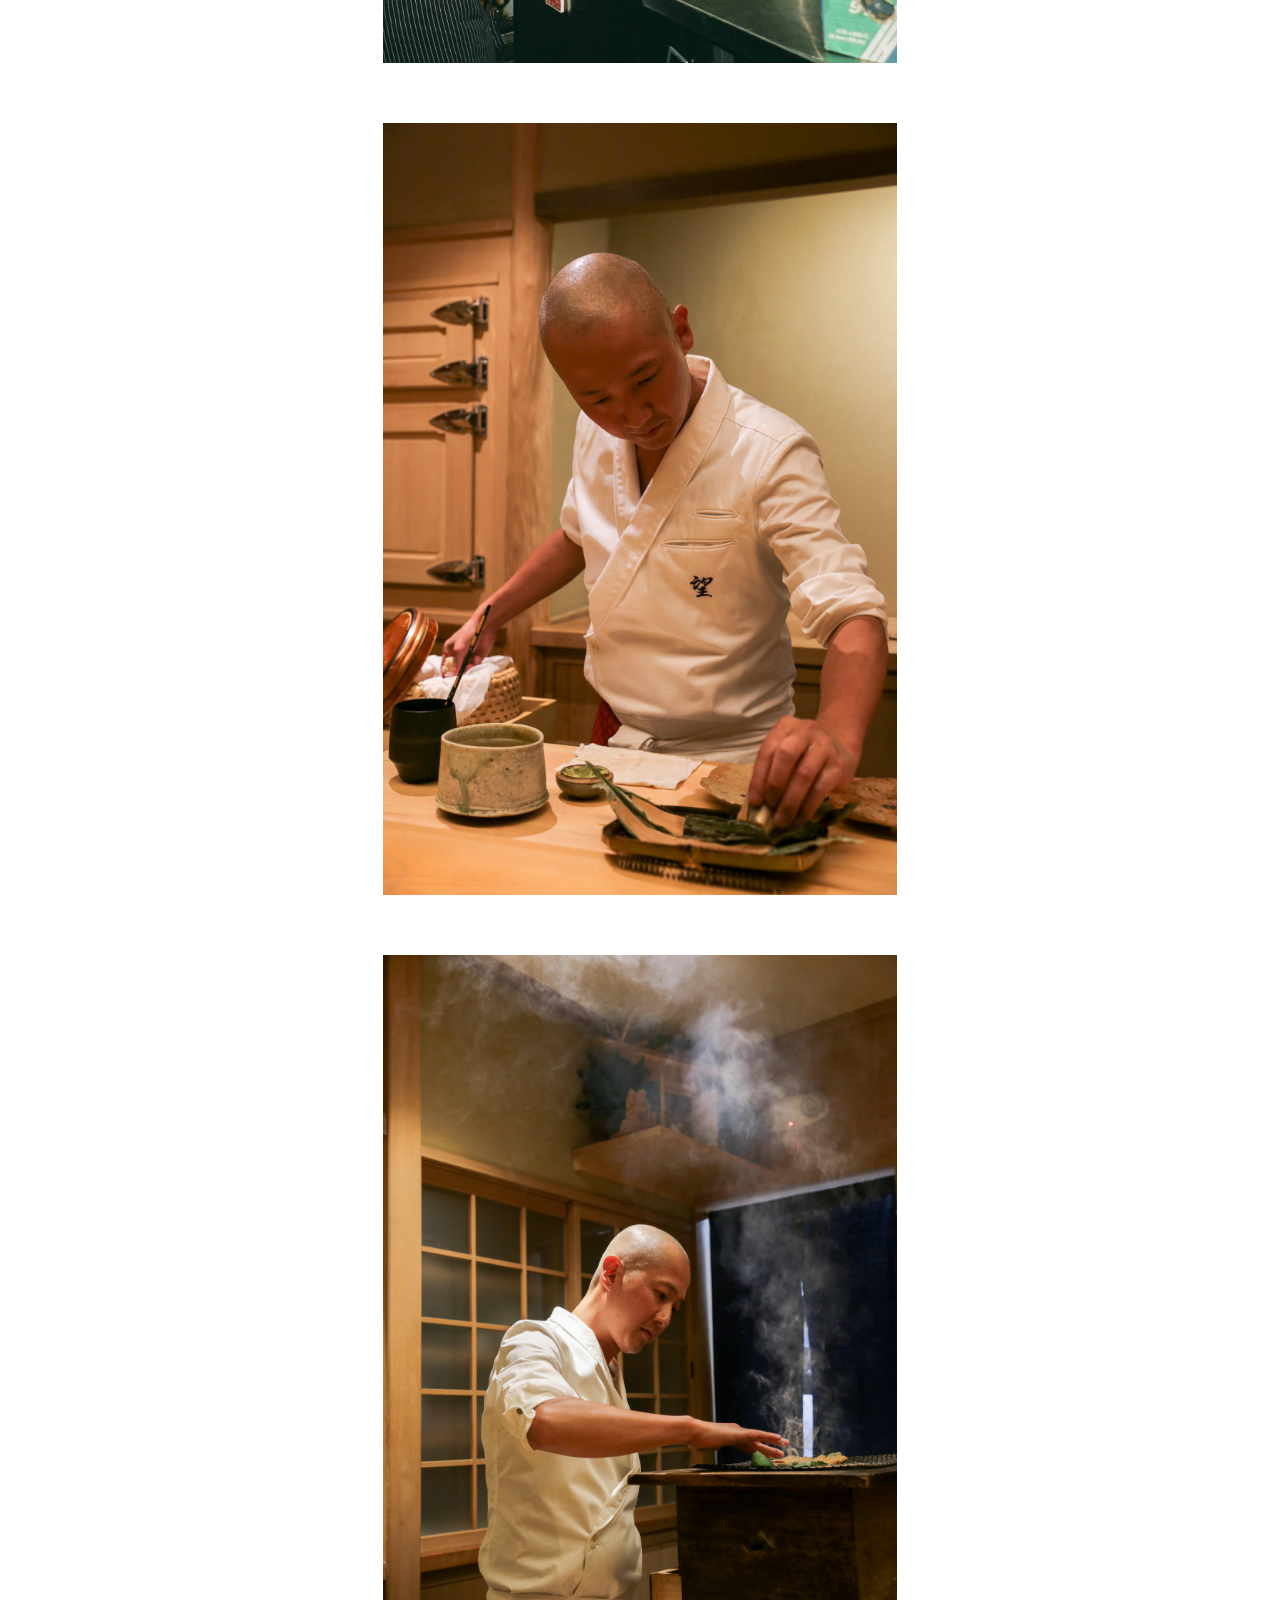
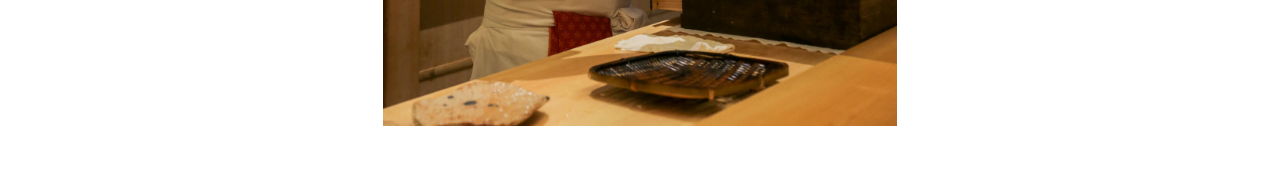
<file: portfolio_product.html>
<!doctype html>
<html>
<head>
<link rel="stylesheet" href="styles.css">
	<style>

		/* grey-black amend */

		#info-button {
			color: grey;
		}

		#portfolio-button {
			color: blue;
		}

		#info-button:hover {
			color: blue;
		}


		#studio-button {
			color: grey;
		}

		#field-button {
			color: grey;
		}

		#product-button {
		    color: hotpink;
		}

		#studio-button:hover {
			color: hotpink;
		}

		#field-button:hover {
			color: hotpink;
		}


	</style>
<meta name="viewport" content="width=device-width, initial-scale=1.0">
<title>HRW</title>
</head>
	<body>
	<p id="navigate">
		<span id="logo">Hannah Wyatt</span>
		<a id="info-button" href="index.html"> <span>info</span> </a>
		<a id="portfolio-button" href="portfolio_studio.html"> <span>portfolio</span> </a>
		<a id="contact-button" href="contact.html"> <span>contact</span> </a>
	</p>

	<a id="studio-button" href="portfolio_studio.html"> <span>studio</span> </a>
	<a id="field-button" href="portfolio_field.html"> <span>field</span> </a>
	<a id="product-button" href="portfolio_product.html"> <span>product</span> </a>

	<p id="photo-column">
		<span></span>
		<img class="vertical-photo" src="product/noz1.jpg">
		<span></span>
		<!-- -->
		<span></span>
		<img class="horizontal-photo" src="product/noz2.jpeg">
		<span></span>
		<!-- -->
		<span></span>
		<img class="horizontal-photo" src="product/noz3.jpeg">
		<span></span>
		<!-- -->
		<span></span>
		<img class="horizontal-photo" src="product/noz4.jpeg">
		<span></span>
		<!-- -->
		<span></span>
		<img class="vertical-photo" src="product/noz5.jpg">
		<span></span>
		<!-- -->
		<span></span>
		<img class="vertical-photo" src="product/noz6.jpeg">
		<span></span>
		<!-- -->
		<span></span>
		<img class="vertical-photo" src="product/noz7.jpeg">
		<span></span>
		<!-- -->
	</p>
	</body>
</html>
</file>
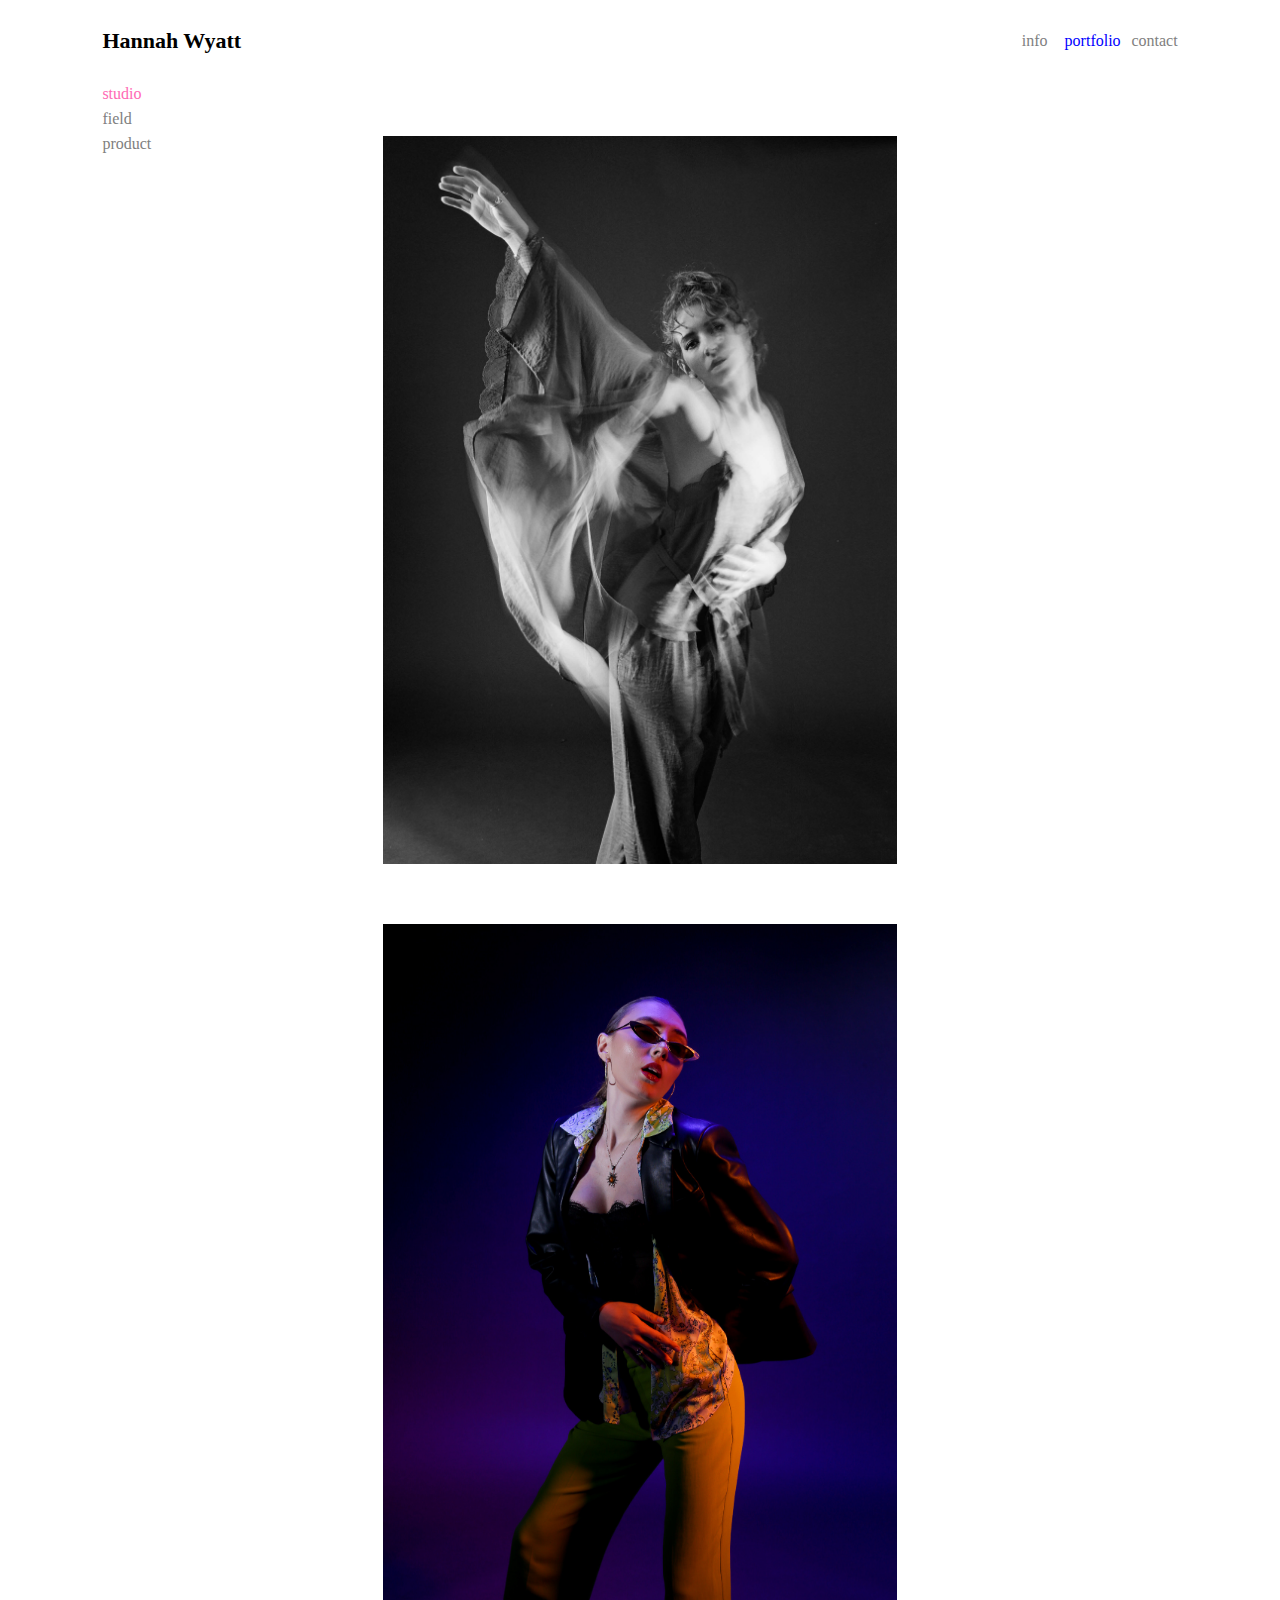
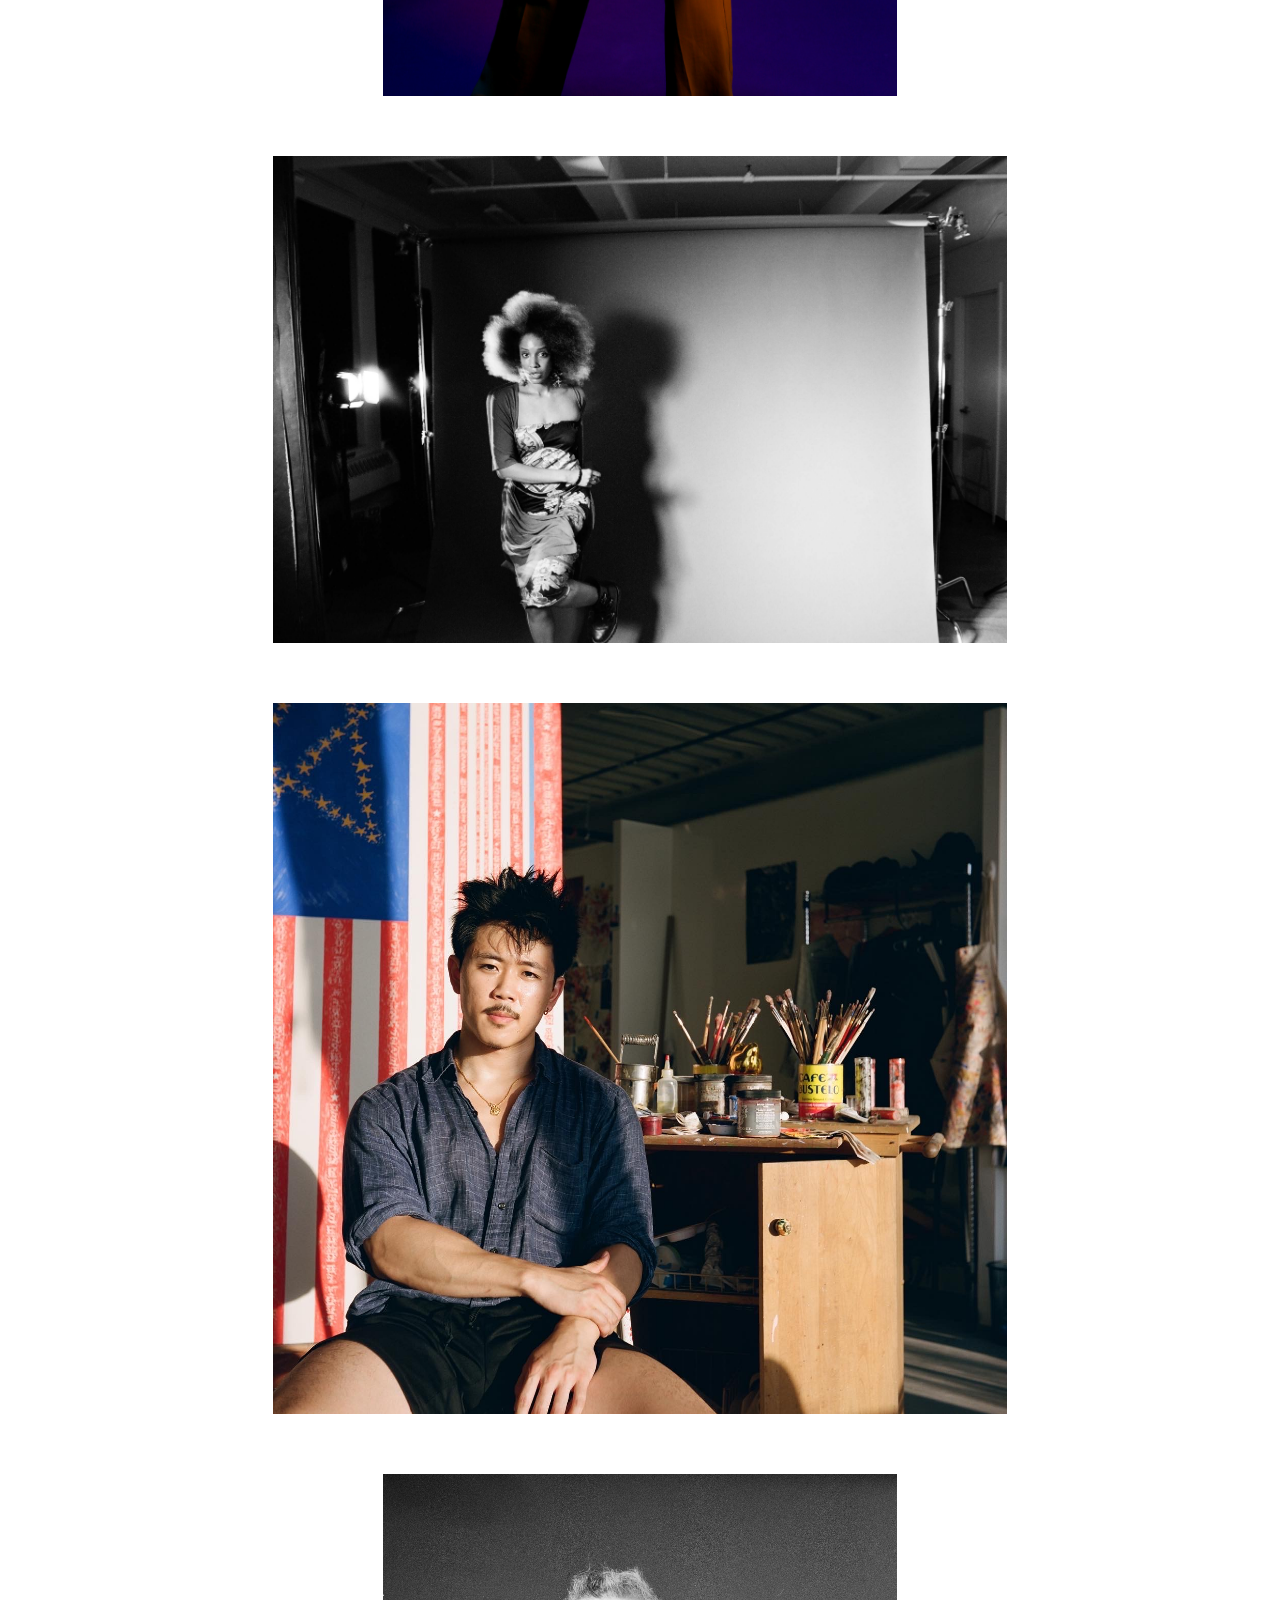
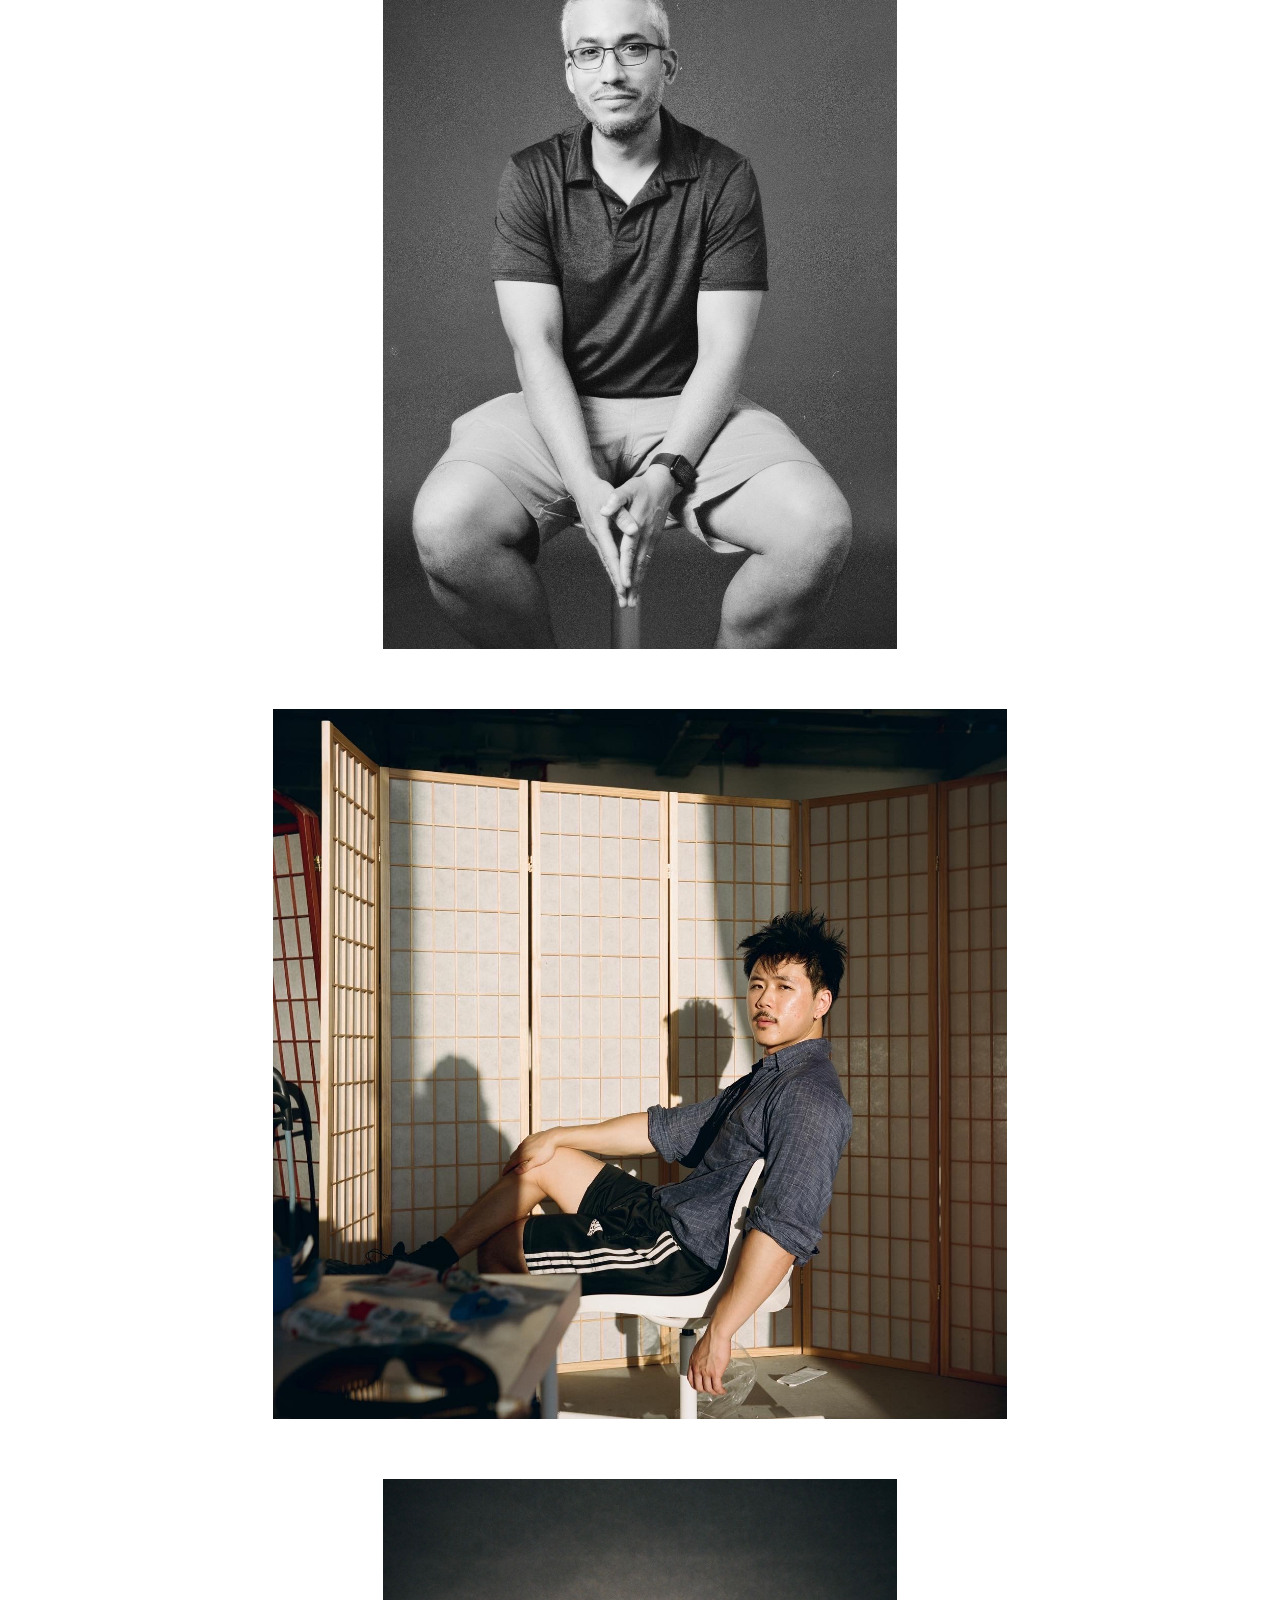
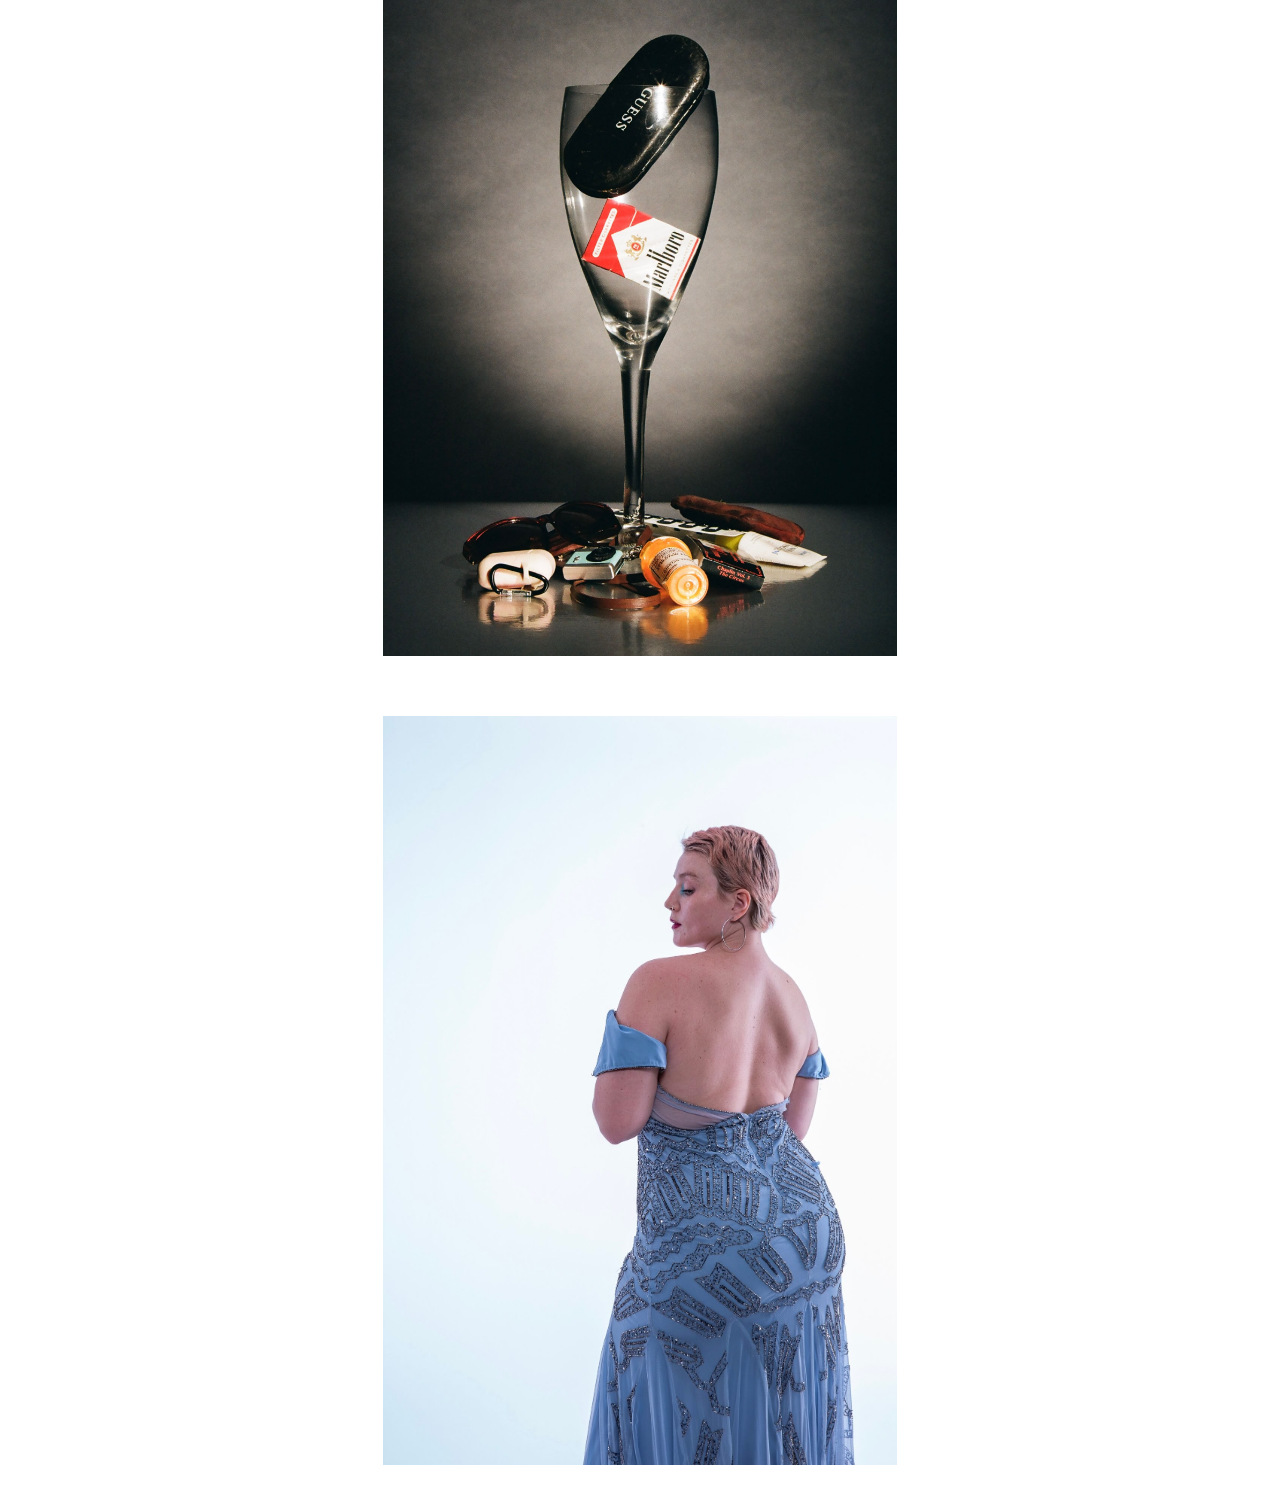
<file: portfolio_studio.html>
<!doctype html>
<html>
<head>
<link rel="stylesheet" href="styles.css">
	<style>

		/* grey-black amend */

		#info-button {
			color: grey;
		}

		#portfolio-button {
			color: blue;
		}

		#info-button:hover {
			color: blue;
		}


		#studio-button {
			color: hotpink;
		}

		#field-button {
			color: grey;
		}

		#product-button {
			color: grey;
		}

		#field-button:hover {
			color: hotpink;
		}

		#product-button:hover {
			color: hotpink;
		}


	</style>
<meta name="viewport" content="width=device-width, initial-scale=1.0">
<title>HRW</title>
</head>
	<body>
	<p id="navigate">
		<span id="logo">Hannah Wyatt</span>
		<a id="info-button" href="index.html"> <span>info</span> </a>
		<a id="portfolio-button" href="portfolio_studio.html"> <span>portfolio</span> </a>
		<a id="contact-button" href="contact.html"> <span>contact</span> </a>
	</p>

	<a id="studio-button" href="portfolio_studio.html"> <span>studio</span> </a>
	<a id="field-button" href="portfolio_field.html"> <span>field</span> </a>
	<a id="product-button" href="portfolio_product.html"> <span>product</span> </a>

	<p id="photo-column">
		<span></span>
		<img class="vertical-photo" src="studio/stud6.jpg">
		<span></span>
		<!-- -->
		<span></span>
		<img class="vertical-photo" src="studio/stud5.jpeg">
		<span></span>
		<!-- -->
		<span></span>
		<img class="horizontal-photo" src="studio/stud7.jpg">
		<span></span>
		<!-- -->
		<span></span>
		<img class="horizontal-photo" src="studio/osc1.jpg">
		<span></span>
		<!-- -->
		<span></span>
		<img class="vertical-photo" src="studio/stud1.jpg">
		<span></span>
		<!-- -->
		<span></span>
		<img class="horizontal-photo" src="studio/osc2.jpg">
		<span></span>
		<!-- -->
		<span></span>
		<img class="vertical-photo" src="studio/stud2.jpg">
		<span></span>
		<!-- -->
		<span></span>
		<img class="vertical-photo" src="studio/stud3.jpg">
		<span></span>
	</p>
	</body>
</html>
</file>
<file: styles.css>
body {
	padding-left:20px;
	padding-right: 20px;
}

/* text positon */
	
#plain_text_one {
	position: absolute;
	left: 8%;
	top: 70px;
}

#plain_text_two {
	position: absolute;
	left: 8%;
	top: 90px;
}


#logo {
	position: absolute;
	left: 8%;
	font-weight: bold;
	font-size:22px;
}

/* laptop */

#photo-column {
	display: grid;
	grid-template-columns: 20% 1fr 20%;
}

#studio-button {
	position: absolute;
	top: 85px;
	left: 8%;
}

#field-button {
	position: absolute;
	top: 110px;
	left: 8%;
}

#product-button {
	position: absolute;
	top: 135px;
	left: 8%;

}


/* phone */

@media (max-width: 800px ) {
	#photo-column {
		display: grid;
		grid-template-columns: 10% 1fr 10%;
	}

	#studio-button {
	position: absolute;
	top: 85px;
	left: 8%;
	}

	#field-button {
	position: absolute;
	top: 85px;
	left: calc(8% + 50px);
	}

	#product-button {
	position: absolute;
	top: 85px;
	left: calc(8% + 90px);
	}
}

/* photo dimensions */

.horizontal-photo { 
	width: 100%;
	margin-top: 30px;
	margin-bottom: 30px;
 }

 .vertical-photo {
 	width: 70%;
 	margin-top: 30px;
 	margin-bottom: 30px;
 	margin-left: 15%;
 }

a {
	text-decoration: none;
}

/* buttons for 35mm page */

#info-button {
	color: blue;
	position: absolute;
	right: calc(8% + 130px);
}

#portfolio-button {
	color: grey;
	position: absolute;
	right: calc(8% + 57px);
}

#contact-button {
	color: grey;
	position: absolute;
	right: 8%;
}

#portfolio-button:hover, #contact-button:hover {
	color: blue;
}

/* --------- padding for logo section -------- */ 

#navigate {
	padding: 25px;
	display: flex;
	align-items: center;
	margin-bottom: 40px;
}
</file>
